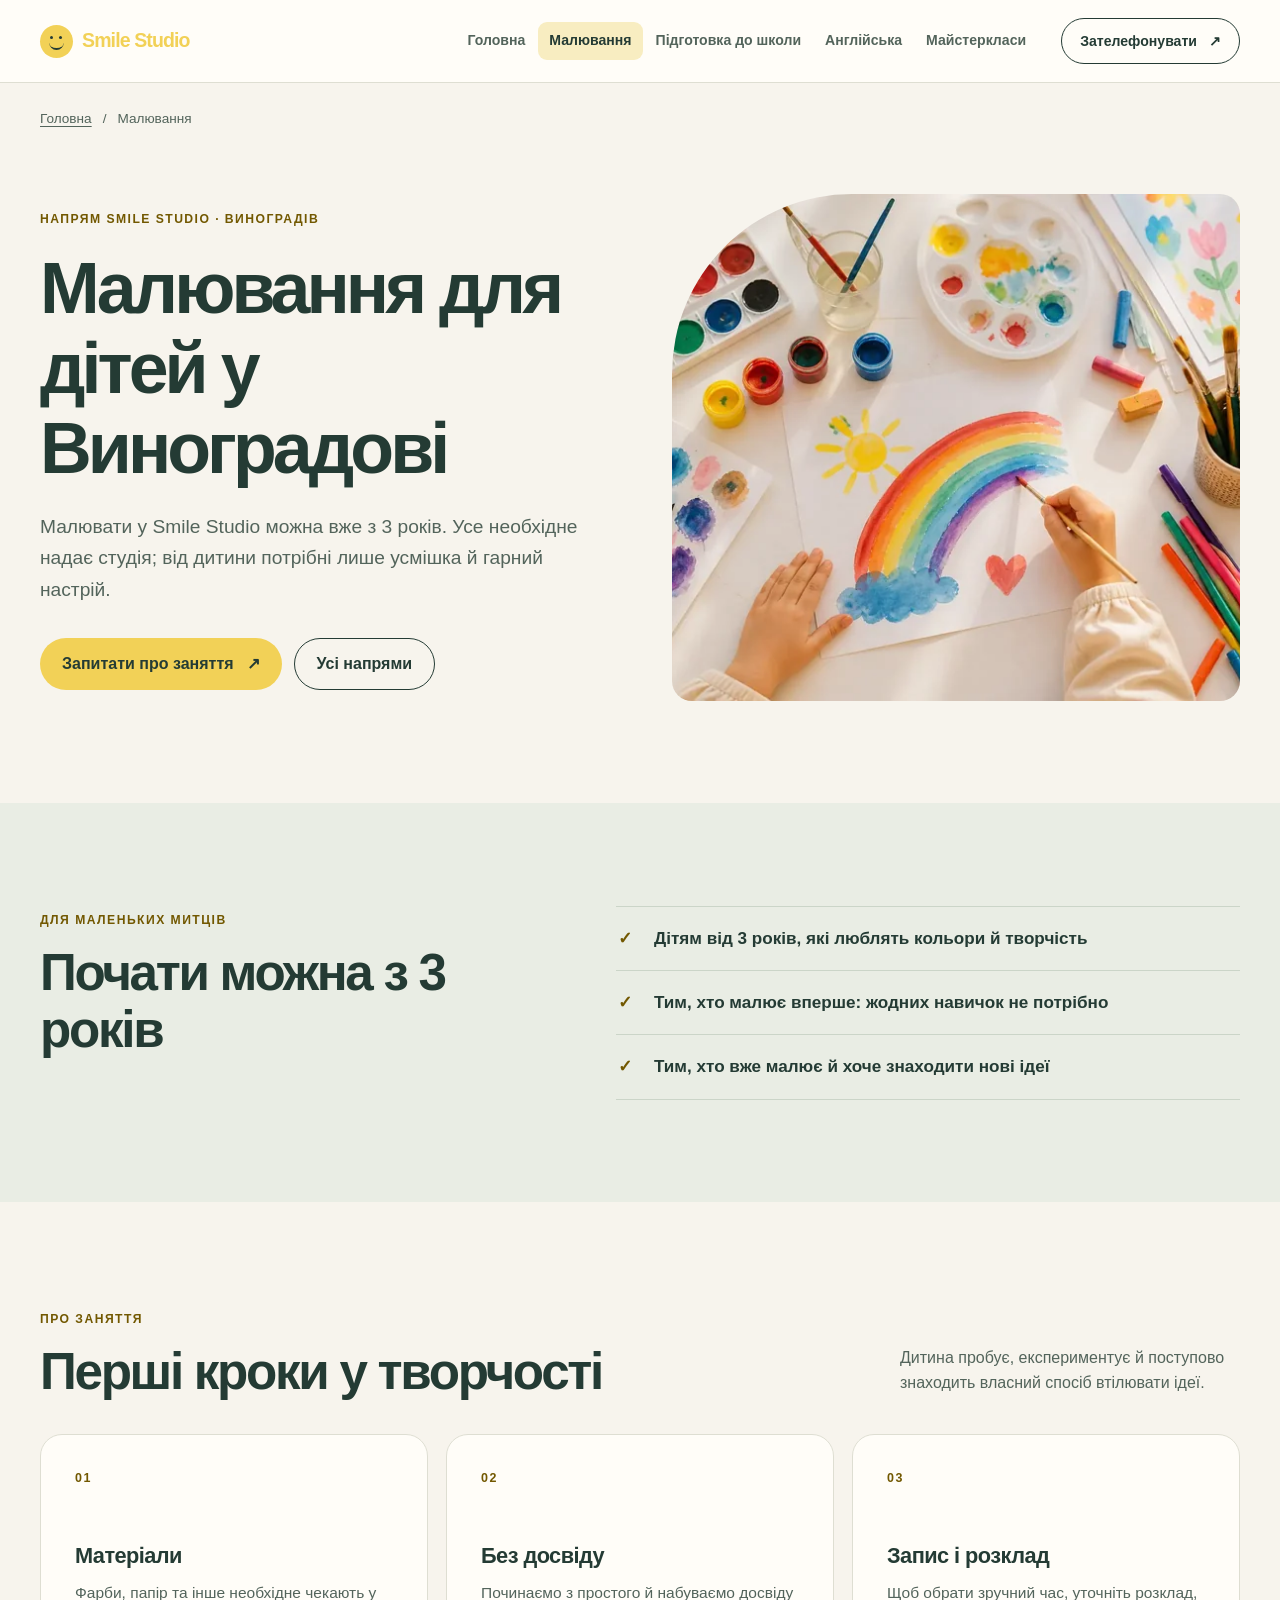
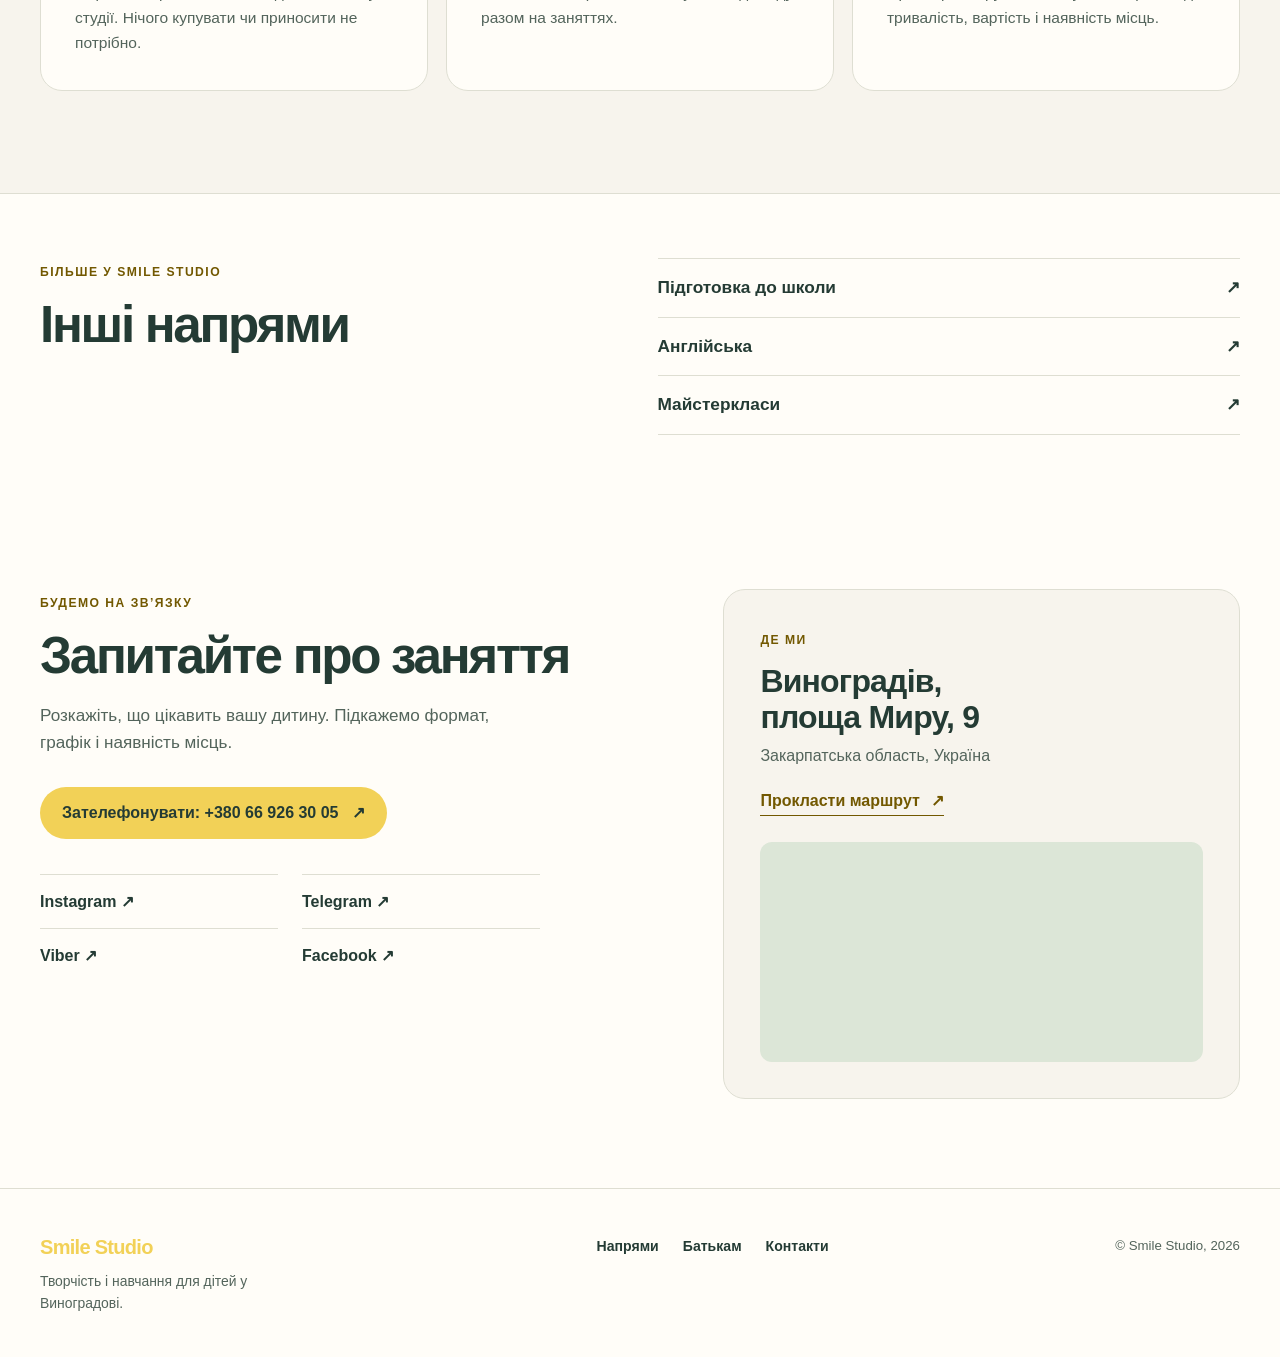
<file: drawing.html>
<!doctype html>
<html lang="uk">
  <head>
    <meta charset="utf-8">
    <meta name="viewport" content="width=device-width, initial-scale=1">
    <meta name="theme-color" content="#f7f4ed">
    <title>Малювання для дітей у Виноградові | Smile Studio</title>
    <meta name="description" content="Малювання для дітей від 3 років у Smile Studio у Виноградові. Матеріали надає студія, попередній досвід не потрібен.">
    <link rel="canonical" href="https://smilestudiovinogradiv.github.io/drawing.html">
    <link rel="icon" href="favicon.ico" sizes="any">
    <meta property="og:locale" content="uk_UA">
    <meta property="og:type" content="website">
    <meta property="og:site_name" content="Smile Studio">
    <meta property="og:title" content="Малювання для дітей у Виноградові | Smile Studio">
    <meta property="og:description" content="Малювання для дітей від 3 років у Smile Studio у Виноградові. Матеріали надає студія, попередній досвід не потрібен.">
    <meta property="og:url" content="https://smilestudiovinogradiv.github.io/drawing.html">
    <meta property="og:image" content="https://smilestudiovinogradiv.github.io/drawing.webp">
    <meta property="og:image:width" content="1536">
    <meta property="og:image:height" content="1024">
    <meta property="og:image:alt" content="Фарби, пензлі та дитячий малюнок">
    <meta name="twitter:card" content="summary_large_image">
    <link rel="stylesheet" href="styles.css?v=12">
    <script defer src="script.js?v=6">
    </script>
    <script async src="https://www.googletagmanager.com/gtag/js?id=G-182BC4WJQH">
    </script>
    <script>
      window.dataLayer=window.dataLayer||[];function gtag(){dataLayer.push(arguments)}gtag('js',new Date());gtag('config','G-182BC4WJQH');
    </script>
    <script type="application/ld+json">
      {"@context":"https://schema.org","@type":"Service","@id":"https://smilestudiovinogradiv.github.io/drawing.html#service","name":"Малювання для дітей","description":"Малювання для дітей від 3 років у Smile Studio у Виноградові. Матеріали надає студія, попередній досвід не потрібен.","url":"https://smilestudiovinogradiv.github.io/drawing.html","provider":{"@type":"EducationalOrganization","@id":"https://smilestudiovinogradiv.github.io/#studio","name":"Smile Studio","url":"https://smilestudiovinogradiv.github.io/"},"areaServed":{"@type":"City","name":"Виноградів"}}
    </script>
    <script type="application/ld+json">
      {"@context":"https://schema.org","@type":"BreadcrumbList","itemListElement":[{"@type":"ListItem","position":1,"name":"Головна","item":"https://smilestudiovinogradiv.github.io/"},{"@type":"ListItem","position":2,"name":"Малювання","item":"https://smilestudiovinogradiv.github.io/drawing.html"}]}
    </script>
  </head>
  <body>
    <a class="skip-link" href="#main">Перейти до вмісту</a>
    <header class="site-header">
      <div class="container header-inner">
        <a class="brand" href="./" aria-label="Smile Studio — головна"><span class="brand-mark" aria-hidden="true"></span><span>Smile<span class="brand-accent"> Studio</span></span></a><button class="nav-toggle" type="button" aria-expanded="false" aria-controls="site-nav" aria-label="Відкрити меню"><span></span><span></span><span></span></button>
        <nav class="site-nav" id="site-nav" aria-label="Основна навігація">
          <a href="./">Головна</a><a href="drawing.html" aria-current="page">Малювання</a><a href="school-prep.html">Підготовка до школи</a><a href="english.html">Англійська</a><a href="masterclass.html">Майстеркласи</a><a class="nav-contact" href="./#contacts">Контакти</a>
        </nav>
        <a class="header-cta" href="tel:+380669263005">Зателефонувати <span aria-hidden="true">↗</span></a>
      </div>
    </header>
    <main id="main">
      <nav class="breadcrumbs container" aria-label="Шлях сторінки">
        <a href="./">Головна</a><span aria-hidden="true">/</span><span aria-current="page">Малювання</span>
      </nav>
      <section class="detail-hero">
        <div class="container detail-hero-grid">
          <div class="detail-hero-copy">
            <span class="eyebrow">Напрям Smile Studio · Виноградів</span>
            <h1>
              Малювання для дітей у Виноградові
            </h1>
            <p class="hero-lead">
              Малювати у Smile Studio можна вже з 3 років. Усе необхідне надає студія; від дитини потрібні лише усмішка й гарний настрій.
            </p>
            <div class="hero-actions">
              <a class="button button-primary" href="#contacts">Запитати про заняття <span aria-hidden="true">↗</span></a><a class="button button-quiet" href="./#directions">Усі напрями</a>
            </div>
          </div>
          <div class="detail-hero-image">
            <img src="drawing.webp" srcset="drawing-768.webp 768w, drawing.webp 1536w" sizes="(max-width: 700px) calc(100vw - 36px), (max-width: 950px) calc(100vw - 48px), 600px" alt="Ілюстрація: фарби, пензлі й дитячий малюнок" width="1536" height="1024" fetchpriority="high" decoding="async">
          </div>
        </div>
      </section>
      <section class="section audience-section">
        <div class="container audience-grid">
          <div>
            <span class="eyebrow">Для маленьких митців</span>
            <h2>
              Почати можна з 3 років
            </h2>
          </div>
          <ul class="audience-list">
            <li>
              Дітям від 3 років, які люблять кольори й творчість
            </li>
            <li>
              Тим, хто малює вперше: жодних навичок не потрібно
            </li>
            <li>
              Тим, хто вже малює й хоче знаходити нові ідеї
            </li>
          </ul>
        </div>
      </section>
      <section class="section process-section">
        <div class="container">
          <div class="section-head">
            <div>
            <span class="eyebrow">Про заняття</span>
              <h2>
                Перші кроки у творчості
              </h2>
            </div>
            <p>
              Дитина пробує, експериментує й поступово знаходить власний спосіб втілювати ідеї.
            </p>
          </div>
          <div class="process-grid">
            <article class="process-card">
              <span class="process-index">01</span>
              <h3>
                Матеріали
              </h3>
              <p>
                Фарби, папір та інше необхідне чекають у студії. Нічого купувати чи приносити не потрібно.
              </p>
            </article>
            <article class="process-card">
              <span class="process-index">02</span>
              <h3>
                Без досвіду
              </h3>
              <p>
                Починаємо з простого й набуваємо досвіду разом на заняттях.
              </p>
            </article>
            <article class="process-card">
              <span class="process-index">03</span>
              <h3>
                Запис і розклад
              </h3>
              <p>
                Щоб обрати зручний час, уточніть розклад, тривалість, вартість і наявність місць.
              </p>
            </article>
          </div>
        </div>
      </section>
      <section class="section related-section">
        <div class="container related-inner">
          <div>
            <span class="eyebrow">Більше у Smile Studio</span>
            <h2>
              Інші напрями
            </h2>
          </div>
          <div class="related-links">
            <a href="school-prep.html">Підготовка до школи <span aria-hidden="true">↗</span></a><a href="english.html">Англійська <span aria-hidden="true">↗</span></a><a href="masterclass.html">Майстеркласи <span aria-hidden="true">↗</span></a>
          </div>
        </div>
      </section>
      <section class="section contact-section" id="contacts">
        <div class="container contact-grid">
          <div class="contact-copy">
            <span class="eyebrow">Будемо на зв’язку</span>
            <h2>
              Запитайте про заняття
            </h2>
            <p>
              Розкажіть, що цікавить вашу дитину. Підкажемо формат, графік і наявність місць.
            </p>
            <a class="button button-primary" href="tel:+380669263005">Зателефонувати: +380 66 926 30 05 <span aria-hidden="true">↗</span></a>
            <div class="social-links" aria-label="Соціальні мережі та месенджери">
              <a href="https://www.instagram.com/smile.studio_vynohradiv/" target="_blank" rel="noopener noreferrer">Instagram ↗</a><a href="https://t.me/anastasia_mykhailova" target="_blank" rel="noopener noreferrer">Telegram ↗</a><a href="viber://chat?number=%2B380669263005">Viber ↗</a><a href="https://www.facebook.com/smile.st.2025/" target="_blank" rel="noopener noreferrer">Facebook ↗</a>
            </div>
          </div>
          <div class="location-card">
            <span class="eyebrow">Де ми</span>
            <h3>
              Виноградів,<br>площа Миру, 9
            </h3>
            <p>
              Закарпатська область, Україна
            </p>
            <a class="text-link" href="https://www.google.com/maps/dir/?api=1&amp;destination=%D0%BF%D0%BB%D0%BE%D1%89%D0%B0%20%D0%9C%D0%B8%D1%80%D1%83%2C%209%2C%20%D0%92%D0%B8%D0%BD%D0%BE%D0%B3%D1%80%D0%B0%D0%B4%D1%96%D0%B2" target="_blank" rel="noopener noreferrer">Прокласти маршрут <span aria-hidden="true">↗</span></a>
            <iframe title="Розташування Smile Studio на карті Google" src="https://www.google.com/maps?q=%D0%BF%D0%BB%D0%BE%D1%89%D0%B0%20%D0%9C%D0%B8%D1%80%D1%83%2C%209%2C%20%D0%92%D0%B8%D0%BD%D0%BE%D0%B3%D1%80%D0%B0%D0%B4%D1%96%D0%B2&amp;z=17&amp;output=embed" loading="lazy" referrerpolicy="no-referrer-when-downgrade">
            </iframe>
          </div>
        </div>
      </section>
    </main>
    <footer class="site-footer">
      <div class="container footer-inner">
        <div>
          <a class="footer-brand" href="./">Smile Studio</a>
          <p>
            Творчість і навчання для дітей у Виноградові.
          </p>
        </div>
        <nav aria-label="Навігація у підвалі">
          <a href="./#directions">Напрями</a><a href="./#about">Батькам</a><a href="./#contacts">Контакти</a>
        </nav>
        <p class="copyright">
          © Smile Studio, 2026
        </p>
      </div>
    </footer>
  </body>
</html>
</file>
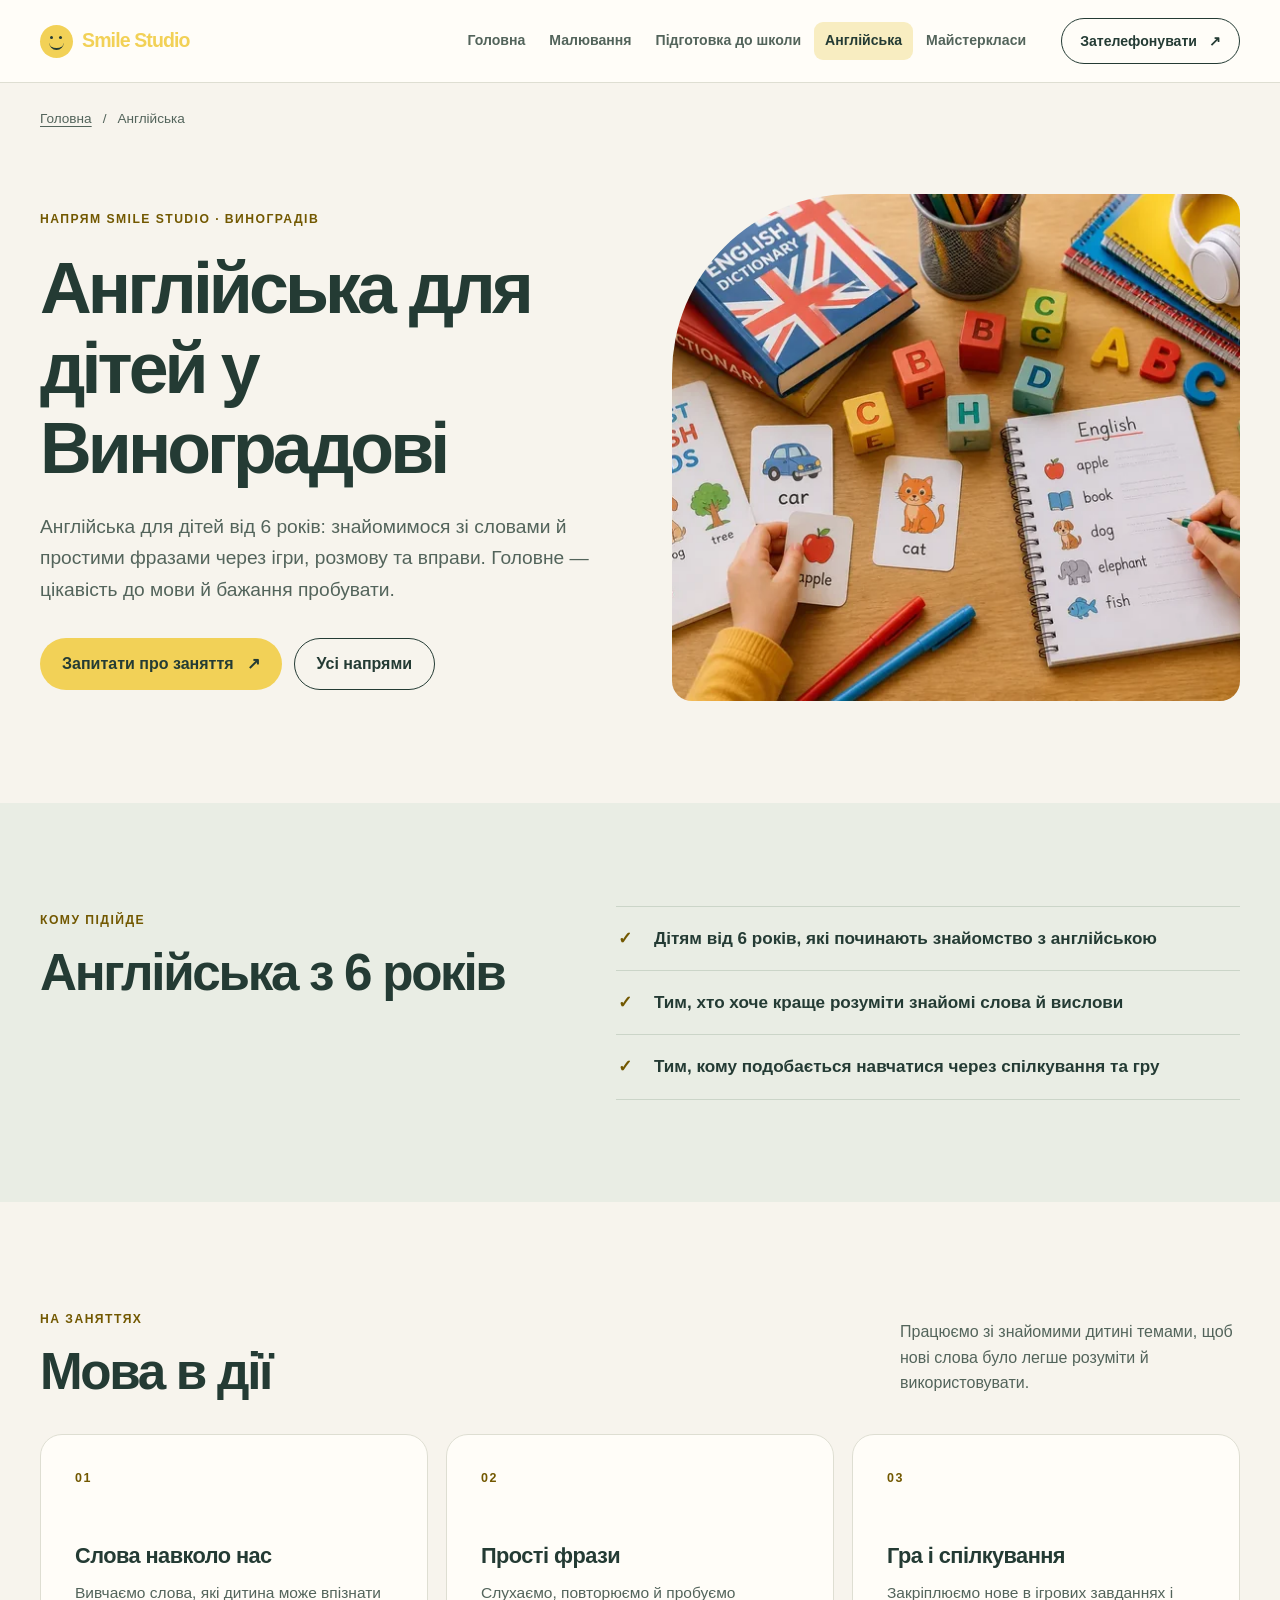
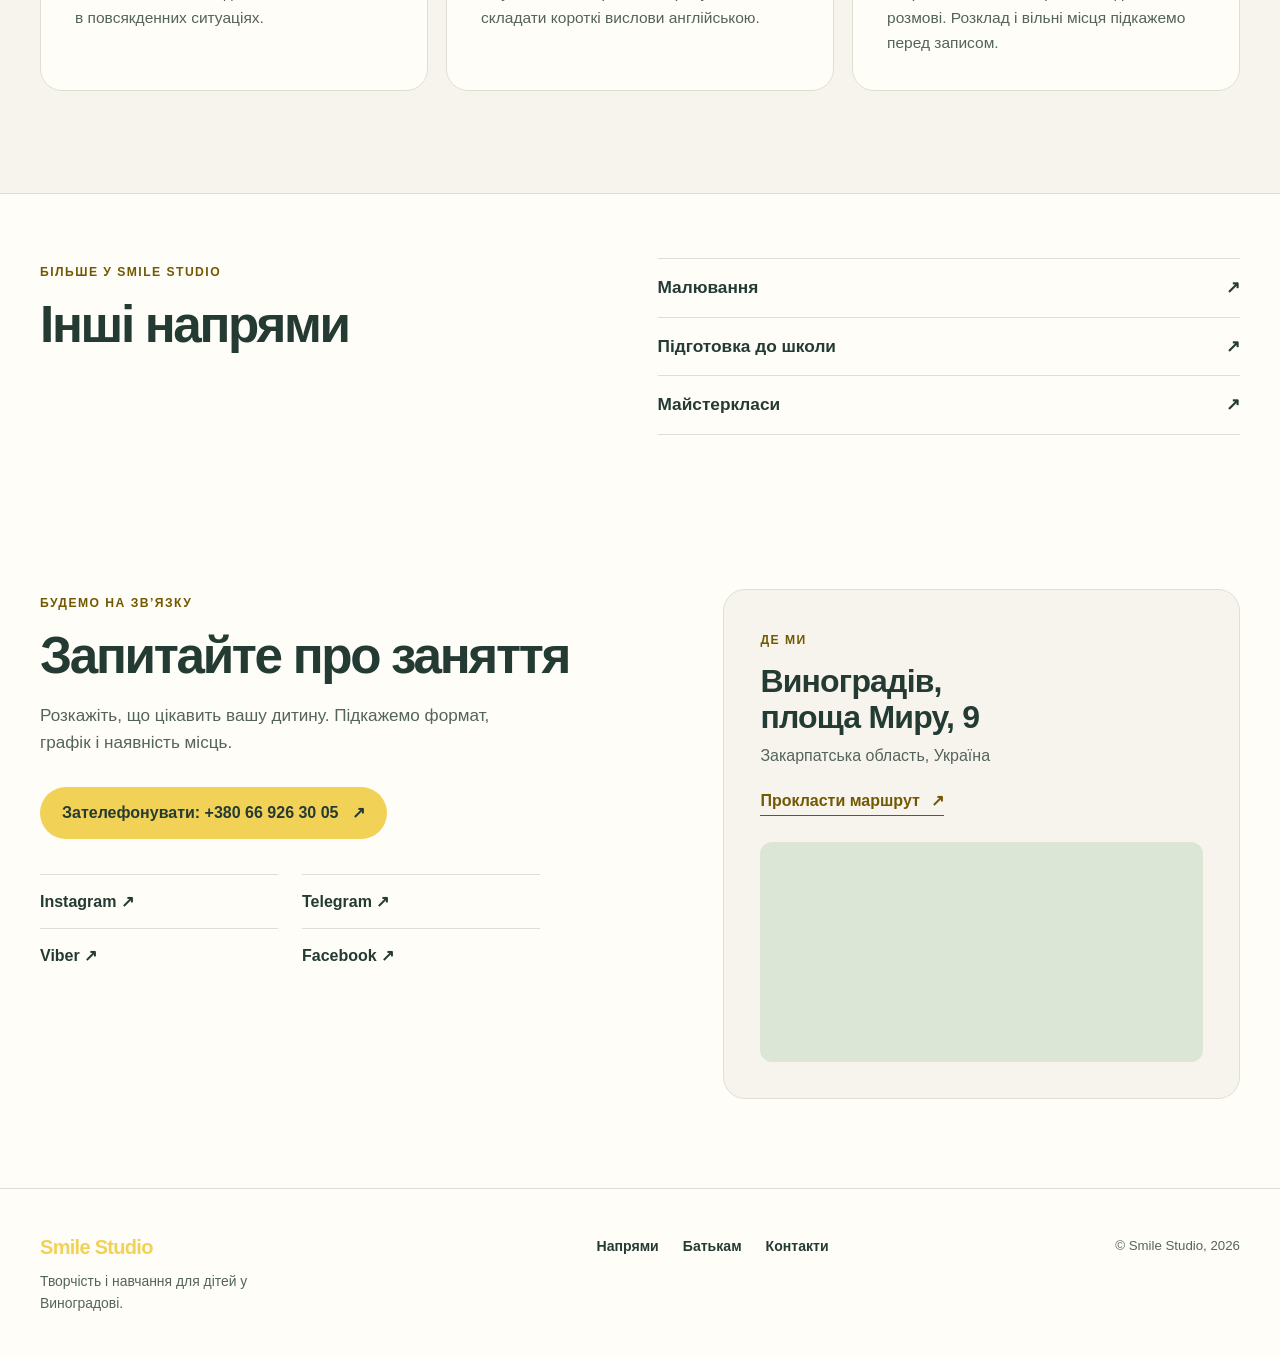
<file: english.html>
<!doctype html>
<html lang="uk">
  <head>
    <meta charset="utf-8">
    <meta name="viewport" content="width=device-width, initial-scale=1">
    <meta name="theme-color" content="#f7f4ed">
    <title>Англійська для дітей у Виноградові | Smile Studio</title>
    <meta name="description" content="Англійська для дітей від 6 років у Smile Studio у Виноградові. Нові слова, прості фрази та ігрова практика.">
    <link rel="canonical" href="https://smilestudiovinogradiv.github.io/english.html">
    <link rel="icon" href="favicon.ico" sizes="any">
    <meta property="og:locale" content="uk_UA">
    <meta property="og:type" content="website">
    <meta property="og:site_name" content="Smile Studio">
    <meta property="og:title" content="Англійська для дітей у Виноградові | Smile Studio">
    <meta property="og:description" content="Англійська для дітей від 6 років у Smile Studio у Виноградові. Нові слова, прості фрази та ігрова практика.">
    <meta property="og:url" content="https://smilestudiovinogradiv.github.io/english.html">
    <meta property="og:image" content="https://smilestudiovinogradiv.github.io/english.webp">
    <meta property="og:image:width" content="1536">
    <meta property="og:image:height" content="1024">
    <meta property="og:image:alt" content="Книжки та картки з англійськими словами">
    <meta name="twitter:card" content="summary_large_image">
    <link rel="stylesheet" href="styles.css?v=12">
    <script defer src="script.js?v=6">
    </script>
    <script async src="https://www.googletagmanager.com/gtag/js?id=G-182BC4WJQH">
    </script>
    <script>
      window.dataLayer=window.dataLayer||[];function gtag(){dataLayer.push(arguments)}gtag('js',new Date());gtag('config','G-182BC4WJQH');
    </script>
    <script type="application/ld+json">
      {"@context":"https://schema.org","@type":"Service","@id":"https://smilestudiovinogradiv.github.io/english.html#service","name":"Англійська для дітей","description":"Англійська для дітей від 6 років у Smile Studio у Виноградові: нові слова, прості фрази та ігрова практика.","url":"https://smilestudiovinogradiv.github.io/english.html","provider":{"@type":"EducationalOrganization","@id":"https://smilestudiovinogradiv.github.io/#studio","name":"Smile Studio","url":"https://smilestudiovinogradiv.github.io/"},"areaServed":{"@type":"City","name":"Виноградів"}}
    </script>
    <script type="application/ld+json">
      {"@context":"https://schema.org","@type":"BreadcrumbList","itemListElement":[{"@type":"ListItem","position":1,"name":"Головна","item":"https://smilestudiovinogradiv.github.io/"},{"@type":"ListItem","position":2,"name":"Англійська","item":"https://smilestudiovinogradiv.github.io/english.html"}]}
    </script>
  </head>
  <body>
    <a class="skip-link" href="#main">Перейти до вмісту</a>
    <header class="site-header">
      <div class="container header-inner">
        <a class="brand" href="./" aria-label="Smile Studio — головна"><span class="brand-mark" aria-hidden="true"></span><span>Smile<span class="brand-accent"> Studio</span></span></a><button class="nav-toggle" type="button" aria-expanded="false" aria-controls="site-nav" aria-label="Відкрити меню"><span></span><span></span><span></span></button>
        <nav class="site-nav" id="site-nav" aria-label="Основна навігація">
          <a href="./">Головна</a><a href="drawing.html">Малювання</a><a href="school-prep.html">Підготовка до школи</a><a href="english.html" aria-current="page">Англійська</a><a href="masterclass.html">Майстеркласи</a><a class="nav-contact" href="./#contacts">Контакти</a>
        </nav>
        <a class="header-cta" href="tel:+380669263005">Зателефонувати <span aria-hidden="true">↗</span></a>
      </div>
    </header>
    <main id="main">
      <nav class="breadcrumbs container" aria-label="Шлях сторінки">
        <a href="./">Головна</a><span aria-hidden="true">/</span><span aria-current="page">Англійська</span>
      </nav>
      <section class="detail-hero">
        <div class="container detail-hero-grid">
          <div class="detail-hero-copy">
            <span class="eyebrow">Напрям Smile Studio · Виноградів</span>
            <h1>
              Англійська для дітей у Виноградові
            </h1>
            <p class="hero-lead">
              Англійська для дітей від 6 років: знайомимося зі словами й простими фразами через ігри, розмову та вправи. Головне — цікавість до мови й бажання пробувати.
            </p>
            <div class="hero-actions">
              <a class="button button-primary" href="#contacts">Запитати про заняття <span aria-hidden="true">↗</span></a><a class="button button-quiet" href="./#directions">Усі напрями</a>
            </div>
          </div>
          <div class="detail-hero-image">
            <img src="english.webp" srcset="english-768.webp 768w, english.webp 1536w" sizes="(max-width: 700px) calc(100vw - 36px), (max-width: 950px) calc(100vw - 48px), 600px" alt="Ілюстрація: книжки та картки з англійськими словами" width="1536" height="1024" fetchpriority="high" decoding="async">
          </div>
        </div>
      </section>
      <section class="section audience-section">
        <div class="container audience-grid">
          <div>
            <span class="eyebrow">Кому підійде</span>
            <h2>
              Англійська з 6 років
            </h2>
          </div>
          <ul class="audience-list">
            <li>
              Дітям від 6 років, які починають знайомство з англійською
            </li>
            <li>
              Тим, хто хоче краще розуміти знайомі слова й вислови
            </li>
            <li>
              Тим, кому подобається навчатися через спілкування та гру
            </li>
          </ul>
        </div>
      </section>
      <section class="section process-section">
        <div class="container">
          <div class="section-head">
            <div>
            <span class="eyebrow">На заняттях</span>
              <h2>
                Мова в дії
              </h2>
            </div>
            <p>
              Працюємо зі знайомими дитині темами, щоб нові слова було легше розуміти й використовувати.
            </p>
          </div>
          <div class="process-grid">
            <article class="process-card">
              <span class="process-index">01</span>
              <h3>
                Слова навколо нас
              </h3>
              <p>
                Вивчаємо слова, які дитина може впізнати в повсякденних ситуаціях.
              </p>
            </article>
            <article class="process-card">
              <span class="process-index">02</span>
              <h3>
                Прості фрази
              </h3>
              <p>
                Слухаємо, повторюємо й пробуємо складати короткі вислови англійською.
              </p>
            </article>
            <article class="process-card">
              <span class="process-index">03</span>
              <h3>
                Гра і спілкування
              </h3>
              <p>
                Закріплюємо нове в ігрових завданнях і розмові. Розклад і вільні місця підкажемо перед записом.
              </p>
            </article>
          </div>
        </div>
      </section>
      <section class="section related-section">
        <div class="container related-inner">
          <div>
            <span class="eyebrow">Більше у Smile Studio</span>
            <h2>
              Інші напрями
            </h2>
          </div>
          <div class="related-links">
            <a href="drawing.html">Малювання <span aria-hidden="true">↗</span></a><a href="school-prep.html">Підготовка до школи <span aria-hidden="true">↗</span></a><a href="masterclass.html">Майстеркласи <span aria-hidden="true">↗</span></a>
          </div>
        </div>
      </section>
      <section class="section contact-section" id="contacts">
        <div class="container contact-grid">
          <div class="contact-copy">
            <span class="eyebrow">Будемо на зв’язку</span>
            <h2>
              Запитайте про заняття
            </h2>
            <p>
              Розкажіть, що цікавить вашу дитину. Підкажемо формат, графік і наявність місць.
            </p>
            <a class="button button-primary" href="tel:+380669263005">Зателефонувати: +380 66 926 30 05 <span aria-hidden="true">↗</span></a>
            <div class="social-links" aria-label="Соціальні мережі та месенджери">
              <a href="https://www.instagram.com/smile.studio_vynohradiv/" target="_blank" rel="noopener noreferrer">Instagram ↗</a><a href="https://t.me/anastasia_mykhailova" target="_blank" rel="noopener noreferrer">Telegram ↗</a><a href="viber://chat?number=%2B380669263005">Viber ↗</a><a href="https://www.facebook.com/smile.st.2025/" target="_blank" rel="noopener noreferrer">Facebook ↗</a>
            </div>
          </div>
          <div class="location-card">
            <span class="eyebrow">Де ми</span>
            <h3>
              Виноградів,<br>площа Миру, 9
            </h3>
            <p>
              Закарпатська область, Україна
            </p>
            <a class="text-link" href="https://www.google.com/maps/dir/?api=1&amp;destination=%D0%BF%D0%BB%D0%BE%D1%89%D0%B0%20%D0%9C%D0%B8%D1%80%D1%83%2C%209%2C%20%D0%92%D0%B8%D0%BD%D0%BE%D0%B3%D1%80%D0%B0%D0%B4%D1%96%D0%B2" target="_blank" rel="noopener noreferrer">Прокласти маршрут <span aria-hidden="true">↗</span></a>
            <iframe title="Розташування Smile Studio на карті Google" src="https://www.google.com/maps?q=%D0%BF%D0%BB%D0%BE%D1%89%D0%B0%20%D0%9C%D0%B8%D1%80%D1%83%2C%209%2C%20%D0%92%D0%B8%D0%BD%D0%BE%D0%B3%D1%80%D0%B0%D0%B4%D1%96%D0%B2&amp;z=17&amp;output=embed" loading="lazy" referrerpolicy="no-referrer-when-downgrade">
            </iframe>
          </div>
        </div>
      </section>
    </main>
    <footer class="site-footer">
      <div class="container footer-inner">
        <div>
          <a class="footer-brand" href="./">Smile Studio</a>
          <p>
            Творчість і навчання для дітей у Виноградові.
          </p>
        </div>
        <nav aria-label="Навігація у підвалі">
          <a href="./#directions">Напрями</a><a href="./#about">Батькам</a><a href="./#contacts">Контакти</a>
        </nav>
        <p class="copyright">
          © Smile Studio, 2026
        </p>
      </div>
    </footer>
  </body>
</html>
</file>
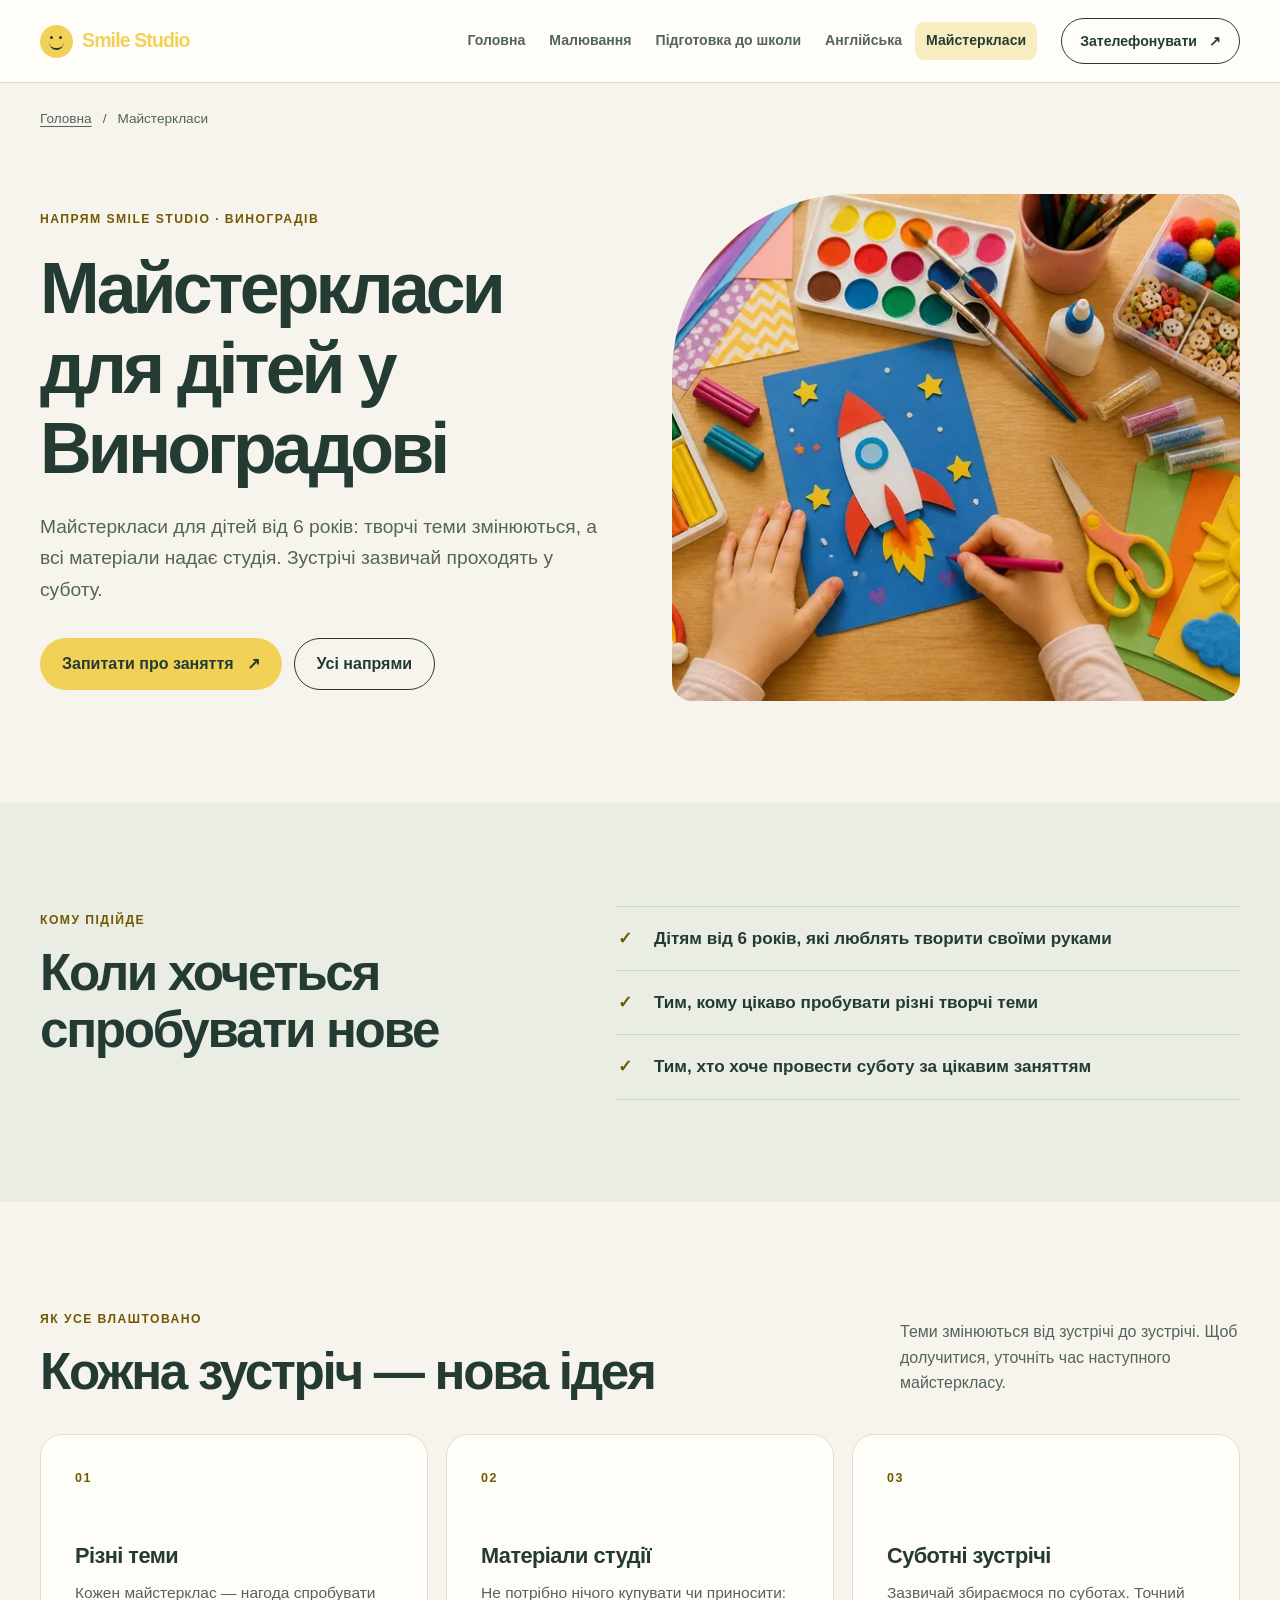
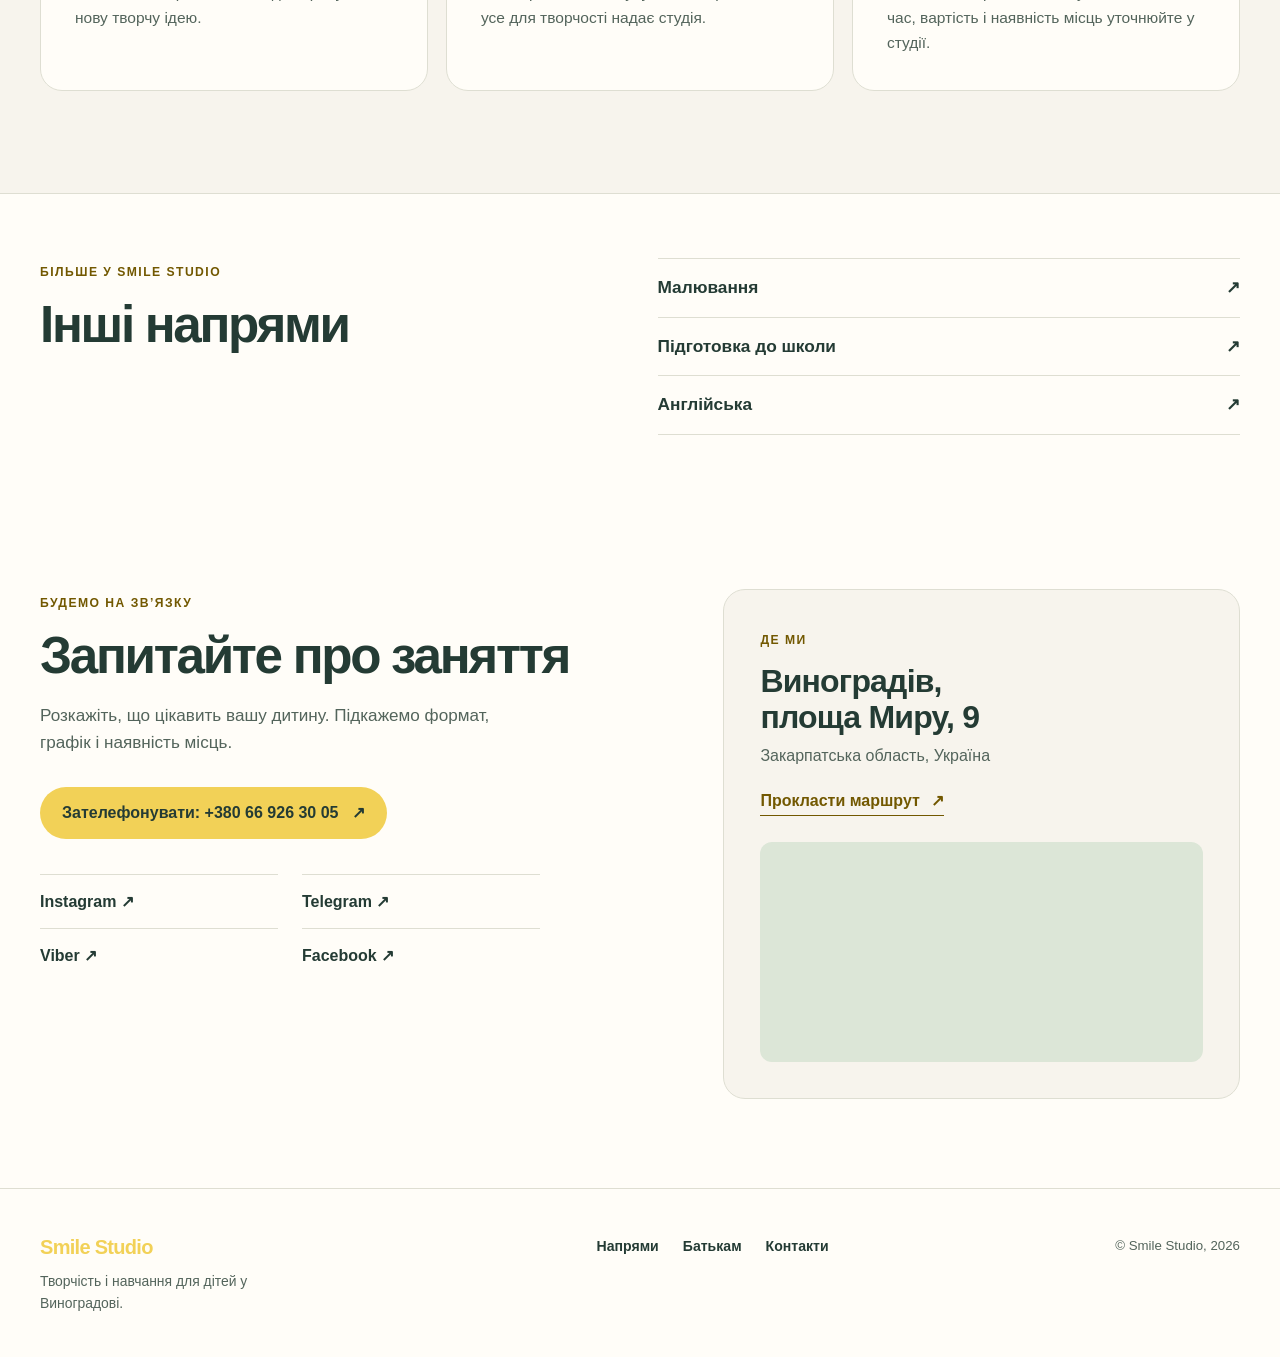
<file: masterclass.html>
<!doctype html>
<html lang="uk">
  <head>
    <meta charset="utf-8">
    <meta name="viewport" content="width=device-width, initial-scale=1">
    <meta name="theme-color" content="#f7f4ed">
    <title>Майстеркласи для дітей у Виноградові | Smile Studio</title>
    <meta name="description" content="Творчі майстеркласи для дітей від 6 років у Smile Studio у Виноградові. Різні теми, матеріали студії, зустрічі зазвичай у суботу.">
    <link rel="canonical" href="https://smilestudiovinogradiv.github.io/masterclass.html">
    <link rel="icon" href="favicon.ico" sizes="any">
    <meta property="og:locale" content="uk_UA">
    <meta property="og:type" content="website">
    <meta property="og:site_name" content="Smile Studio">
    <meta property="og:title" content="Майстеркласи для дітей у Виноградові | Smile Studio">
    <meta property="og:description" content="Творчі майстеркласи для дітей від 6 років у Smile Studio у Виноградові. Різні теми, матеріали студії, зустрічі зазвичай у суботу.">
    <meta property="og:url" content="https://smilestudiovinogradiv.github.io/masterclass.html">
    <meta property="og:image" content="https://smilestudiovinogradiv.github.io/masterclass.webp">
    <meta property="og:image:width" content="1536">
    <meta property="og:image:height" content="1024">
    <meta property="og:image:alt" content="Матеріали та дитяча творча робота">
    <meta name="twitter:card" content="summary_large_image">
    <link rel="stylesheet" href="styles.css?v=12">
    <script defer src="script.js?v=6">
    </script>
    <script async src="https://www.googletagmanager.com/gtag/js?id=G-182BC4WJQH">
    </script>
    <script>
      window.dataLayer=window.dataLayer||[];function gtag(){dataLayer.push(arguments)}gtag('js',new Date());gtag('config','G-182BC4WJQH');
    </script>
    <script type="application/ld+json">
      {"@context":"https://schema.org","@type":"Service","@id":"https://smilestudiovinogradiv.github.io/masterclass.html#service","name":"Творчі майстеркласи","description":"Творчі майстеркласи для дітей від 6 років у Smile Studio у Виноградові. Різні теми, матеріали студії, зазвичай у суботу.","url":"https://smilestudiovinogradiv.github.io/masterclass.html","provider":{"@type":"EducationalOrganization","@id":"https://smilestudiovinogradiv.github.io/#studio","name":"Smile Studio","url":"https://smilestudiovinogradiv.github.io/"},"areaServed":{"@type":"City","name":"Виноградів"}}
    </script>
    <script type="application/ld+json">
      {"@context":"https://schema.org","@type":"BreadcrumbList","itemListElement":[{"@type":"ListItem","position":1,"name":"Головна","item":"https://smilestudiovinogradiv.github.io/"},{"@type":"ListItem","position":2,"name":"Майстеркласи","item":"https://smilestudiovinogradiv.github.io/masterclass.html"}]}
    </script>
  </head>
  <body>
    <a class="skip-link" href="#main">Перейти до вмісту</a>
    <header class="site-header">
      <div class="container header-inner">
        <a class="brand" href="./" aria-label="Smile Studio — головна"><span class="brand-mark" aria-hidden="true"></span><span>Smile<span class="brand-accent"> Studio</span></span></a><button class="nav-toggle" type="button" aria-expanded="false" aria-controls="site-nav" aria-label="Відкрити меню"><span></span><span></span><span></span></button>
        <nav class="site-nav" id="site-nav" aria-label="Основна навігація">
          <a href="./">Головна</a><a href="drawing.html">Малювання</a><a href="school-prep.html">Підготовка до школи</a><a href="english.html">Англійська</a><a href="masterclass.html" aria-current="page">Майстеркласи</a><a class="nav-contact" href="./#contacts">Контакти</a>
        </nav>
        <a class="header-cta" href="tel:+380669263005">Зателефонувати <span aria-hidden="true">↗</span></a>
      </div>
    </header>
    <main id="main">
      <nav class="breadcrumbs container" aria-label="Шлях сторінки">
        <a href="./">Головна</a><span aria-hidden="true">/</span><span aria-current="page">Майстеркласи</span>
      </nav>
      <section class="detail-hero">
        <div class="container detail-hero-grid">
          <div class="detail-hero-copy">
            <span class="eyebrow">Напрям Smile Studio · Виноградів</span>
            <h1>
              Майстеркласи для дітей у Виноградові
            </h1>
            <p class="hero-lead">
              Майстеркласи для дітей від 6 років: творчі теми змінюються, а всі матеріали надає студія. Зустрічі зазвичай проходять у суботу.
            </p>
            <div class="hero-actions">
              <a class="button button-primary" href="#contacts">Запитати про заняття <span aria-hidden="true">↗</span></a><a class="button button-quiet" href="./#directions">Усі напрями</a>
            </div>
          </div>
          <div class="detail-hero-image">
            <img src="masterclass.webp" srcset="masterclass-768.webp 768w, masterclass.webp 1536w" sizes="(max-width: 700px) calc(100vw - 36px), (max-width: 950px) calc(100vw - 48px), 600px" alt="Ілюстрація: матеріали й дитяча творча робота" width="1536" height="1024" fetchpriority="high" decoding="async">
          </div>
        </div>
      </section>
      <section class="section audience-section">
        <div class="container audience-grid">
          <div>
            <span class="eyebrow">Кому підійде</span>
            <h2>
              Коли хочеться спробувати нове
            </h2>
          </div>
          <ul class="audience-list">
            <li>
              Дітям від 6 років, які люблять творити своїми руками
            </li>
            <li>
              Тим, кому цікаво пробувати різні творчі теми
            </li>
            <li>
              Тим, хто хоче провести суботу за цікавим заняттям
            </li>
          </ul>
        </div>
      </section>
      <section class="section process-section">
        <div class="container">
          <div class="section-head">
            <div>
            <span class="eyebrow">Як усе влаштовано</span>
              <h2>
                Кожна зустріч — нова ідея
              </h2>
            </div>
            <p>
              Теми змінюються від зустрічі до зустрічі. Щоб долучитися, уточніть час наступного майстеркласу.
            </p>
          </div>
          <div class="process-grid">
            <article class="process-card">
              <span class="process-index">01</span>
              <h3>
                Різні теми
              </h3>
              <p>
                Кожен майстерклас — нагода спробувати нову творчу ідею.
              </p>
            </article>
            <article class="process-card">
              <span class="process-index">02</span>
              <h3>
                Матеріали студії
              </h3>
              <p>
                Не потрібно нічого купувати чи приносити: усе для творчості надає студія.
              </p>
            </article>
            <article class="process-card">
              <span class="process-index">03</span>
              <h3>
                Суботні зустрічі
              </h3>
              <p>
                Зазвичай збираємося по суботах. Точний час, вартість і наявність місць уточнюйте у студії.
              </p>
            </article>
          </div>
        </div>
      </section>
      <section class="section related-section">
        <div class="container related-inner">
          <div>
            <span class="eyebrow">Більше у Smile Studio</span>
            <h2>
              Інші напрями
            </h2>
          </div>
          <div class="related-links">
            <a href="drawing.html">Малювання <span aria-hidden="true">↗</span></a><a href="school-prep.html">Підготовка до школи <span aria-hidden="true">↗</span></a><a href="english.html">Англійська <span aria-hidden="true">↗</span></a>
          </div>
        </div>
      </section>
      <section class="section contact-section" id="contacts">
        <div class="container contact-grid">
          <div class="contact-copy">
            <span class="eyebrow">Будемо на зв’язку</span>
            <h2>
              Запитайте про заняття
            </h2>
            <p>
              Розкажіть, що цікавить вашу дитину. Підкажемо формат, графік і наявність місць.
            </p>
            <a class="button button-primary" href="tel:+380669263005">Зателефонувати: +380 66 926 30 05 <span aria-hidden="true">↗</span></a>
            <div class="social-links" aria-label="Соціальні мережі та месенджери">
              <a href="https://www.instagram.com/smile.studio_vynohradiv/" target="_blank" rel="noopener noreferrer">Instagram ↗</a><a href="https://t.me/anastasia_mykhailova" target="_blank" rel="noopener noreferrer">Telegram ↗</a><a href="viber://chat?number=%2B380669263005">Viber ↗</a><a href="https://www.facebook.com/smile.st.2025/" target="_blank" rel="noopener noreferrer">Facebook ↗</a>
            </div>
          </div>
          <div class="location-card">
            <span class="eyebrow">Де ми</span>
            <h3>
              Виноградів,<br>площа Миру, 9
            </h3>
            <p>
              Закарпатська область, Україна
            </p>
            <a class="text-link" href="https://www.google.com/maps/dir/?api=1&amp;destination=%D0%BF%D0%BB%D0%BE%D1%89%D0%B0%20%D0%9C%D0%B8%D1%80%D1%83%2C%209%2C%20%D0%92%D0%B8%D0%BD%D0%BE%D0%B3%D1%80%D0%B0%D0%B4%D1%96%D0%B2" target="_blank" rel="noopener noreferrer">Прокласти маршрут <span aria-hidden="true">↗</span></a>
            <iframe title="Розташування Smile Studio на карті Google" src="https://www.google.com/maps?q=%D0%BF%D0%BB%D0%BE%D1%89%D0%B0%20%D0%9C%D0%B8%D1%80%D1%83%2C%209%2C%20%D0%92%D0%B8%D0%BD%D0%BE%D0%B3%D1%80%D0%B0%D0%B4%D1%96%D0%B2&amp;z=17&amp;output=embed" loading="lazy" referrerpolicy="no-referrer-when-downgrade">
            </iframe>
          </div>
        </div>
      </section>
    </main>
    <footer class="site-footer">
      <div class="container footer-inner">
        <div>
          <a class="footer-brand" href="./">Smile Studio</a>
          <p>
            Творчість і навчання для дітей у Виноградові.
          </p>
        </div>
        <nav aria-label="Навігація у підвалі">
          <a href="./#directions">Напрями</a><a href="./#about">Батькам</a><a href="./#contacts">Контакти</a>
        </nav>
        <p class="copyright">
          © Smile Studio, 2026
        </p>
      </div>
    </footer>
  </body>
</html>
</file>
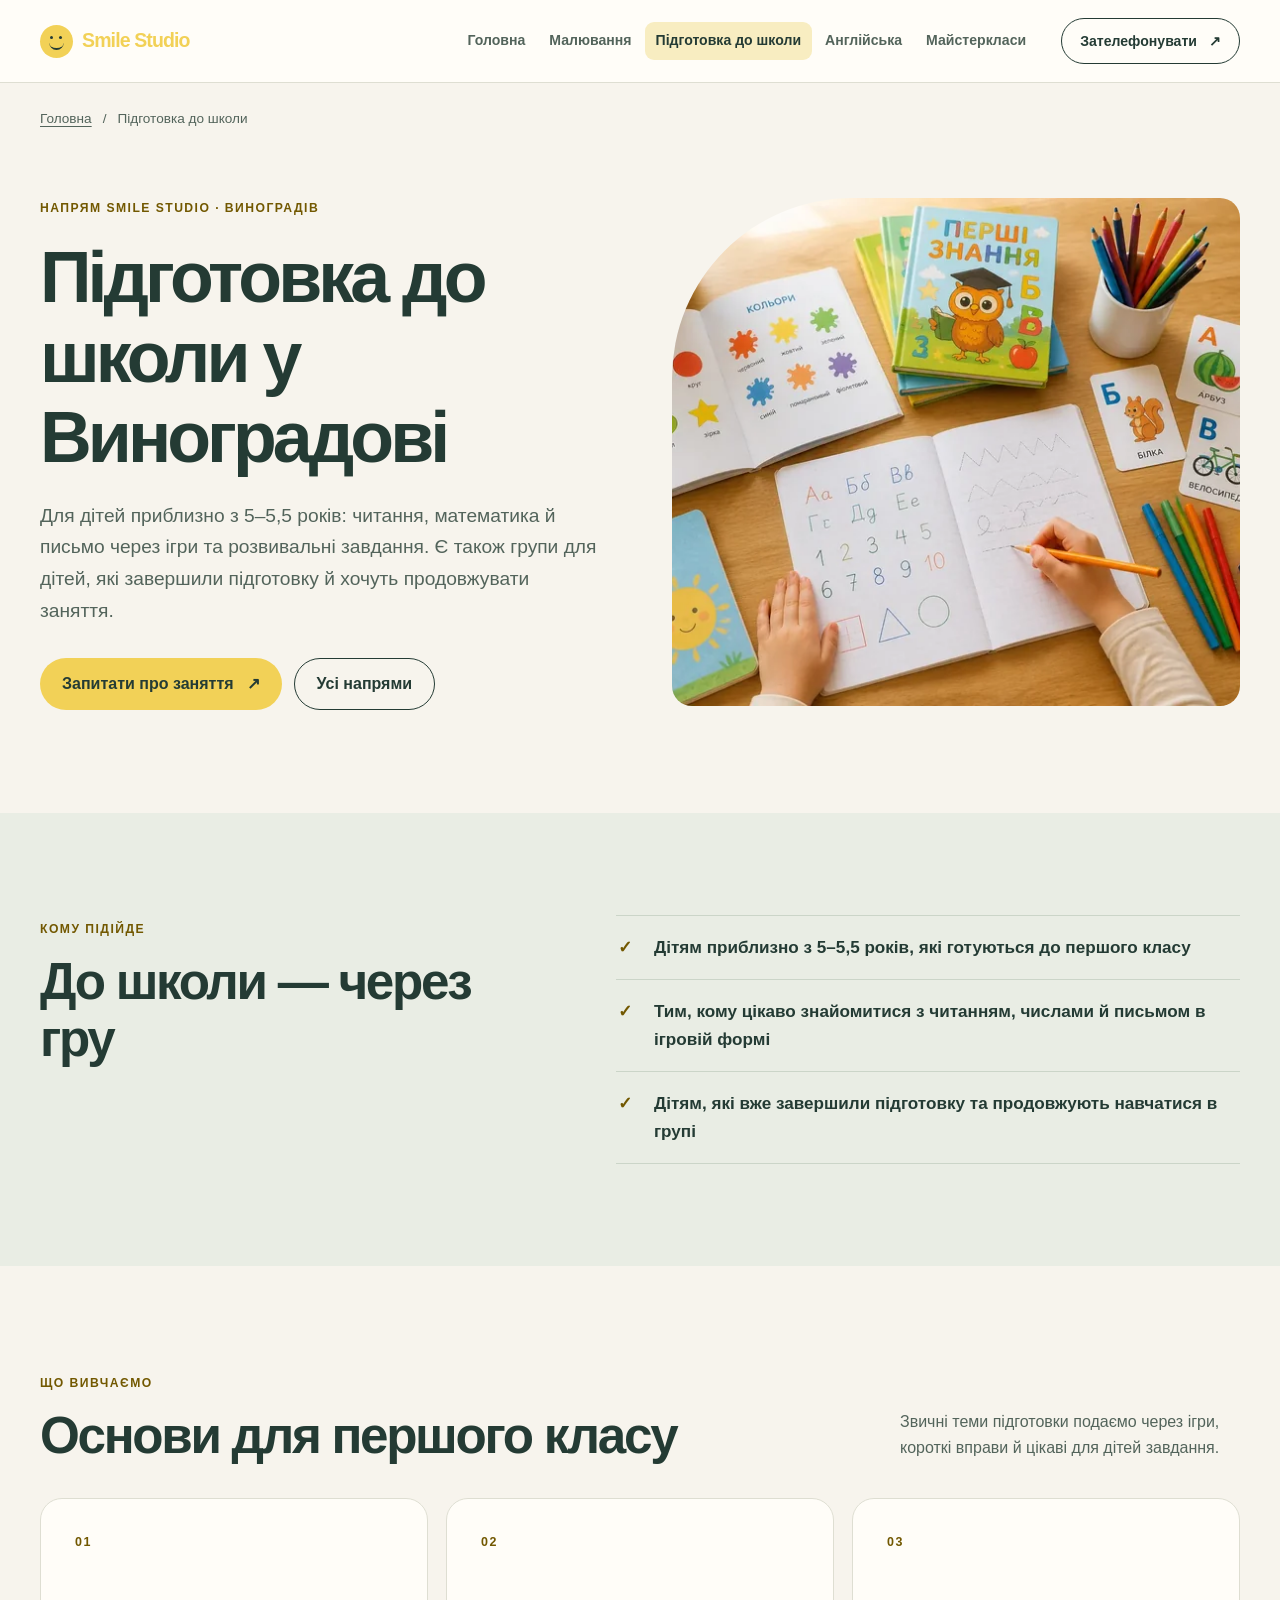
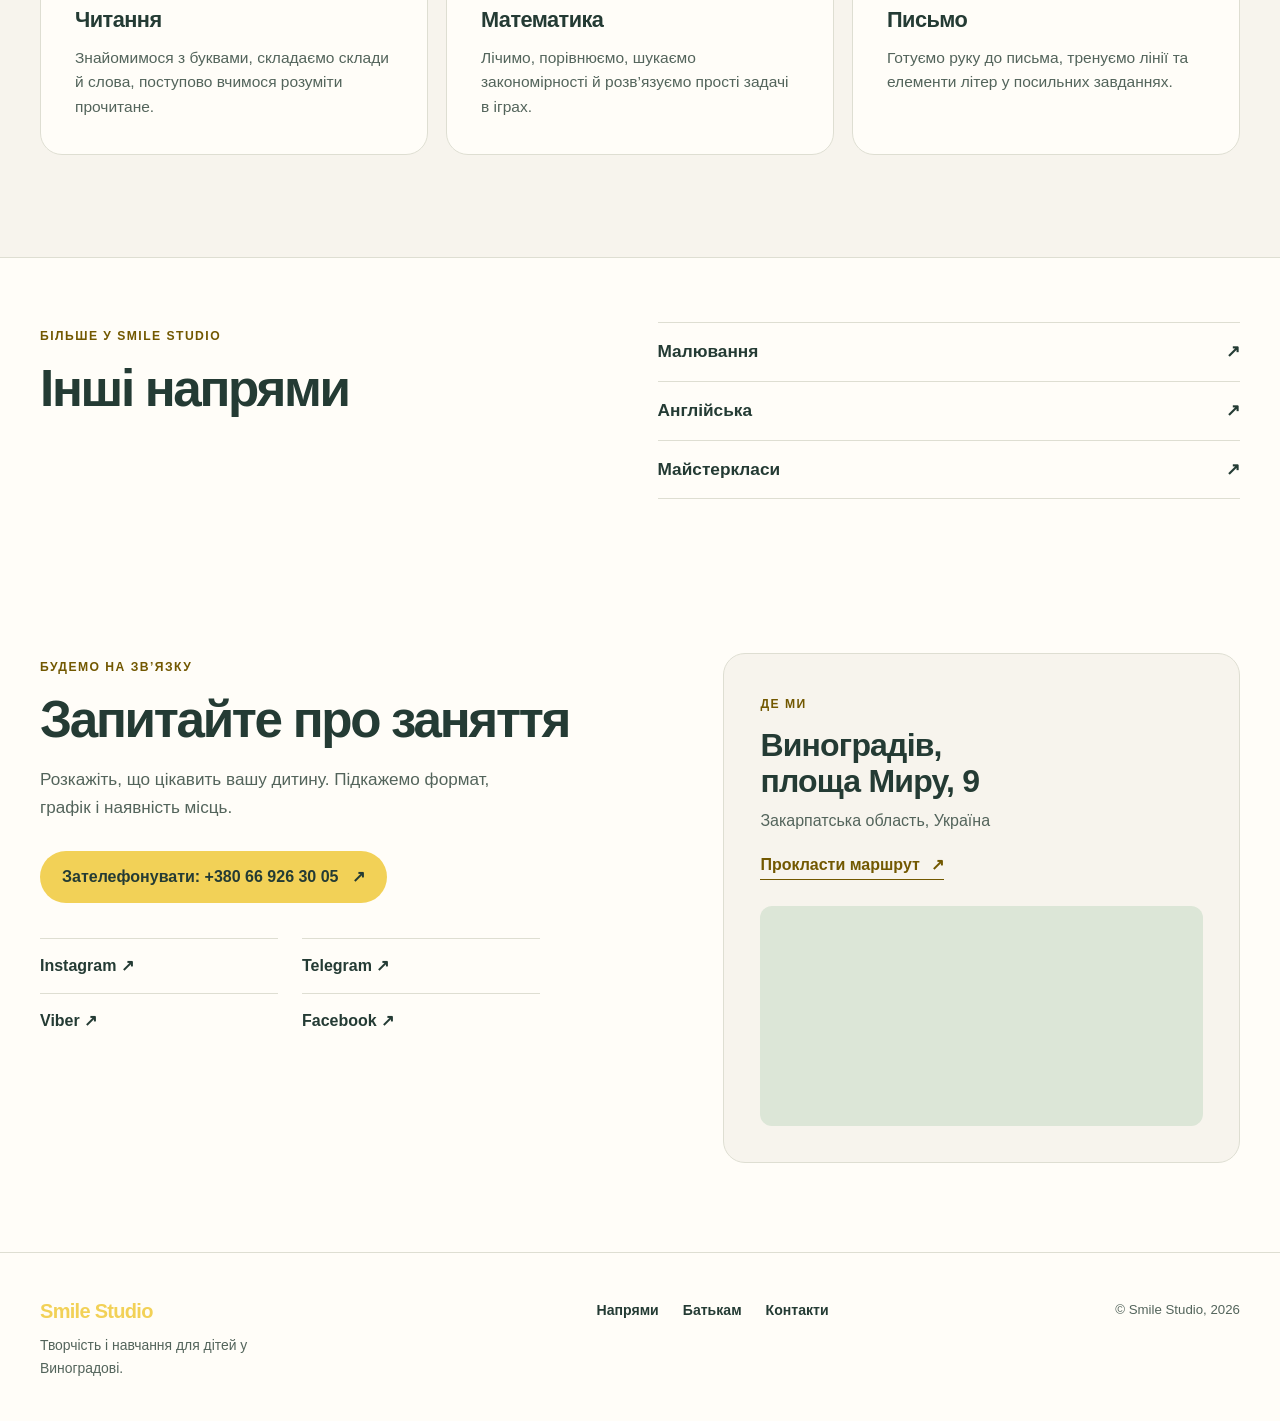
<file: school-prep.html>
<!doctype html>
<html lang="uk">
  <head>
    <meta charset="utf-8">
    <meta name="viewport" content="width=device-width, initial-scale=1">
    <meta name="theme-color" content="#f7f4ed">
    <title>Підготовка до школи у Виноградові | Smile Studio</title>
    <meta name="description" content="Підготовка до школи у Smile Studio у Виноградові: читання, математика й письмо через ігри. Для дітей приблизно з 5–5,5 років.">
    <link rel="canonical" href="https://smilestudiovinogradiv.github.io/school-prep.html">
    <link rel="icon" href="favicon.ico" sizes="any">
    <meta property="og:locale" content="uk_UA">
    <meta property="og:type" content="website">
    <meta property="og:site_name" content="Smile Studio">
    <meta property="og:title" content="Підготовка до школи у Виноградові | Smile Studio">
    <meta property="og:description" content="Підготовка до школи у Smile Studio у Виноградові: читання, математика й письмо через ігри. Для дітей приблизно з 5–5,5 років.">
    <meta property="og:url" content="https://smilestudiovinogradiv.github.io/school-prep.html">
    <meta property="og:image" content="https://smilestudiovinogradiv.github.io/school-prep.webp">
    <meta property="og:image:width" content="1536">
    <meta property="og:image:height" content="1024">
    <meta property="og:image:alt" content="Книжки, картки та зошит для підготовки до школи">
    <meta name="twitter:card" content="summary_large_image">
    <link rel="stylesheet" href="styles.css?v=12">
    <script defer src="script.js?v=6">
    </script>
    <script async src="https://www.googletagmanager.com/gtag/js?id=G-182BC4WJQH">
    </script>
    <script>
      window.dataLayer=window.dataLayer||[];function gtag(){dataLayer.push(arguments)}gtag('js',new Date());gtag('config','G-182BC4WJQH');
    </script>
    <script type="application/ld+json">
      {"@context":"https://schema.org","@type":"Service","@id":"https://smilestudiovinogradiv.github.io/school-prep.html#service","name":"Підготовка до школи","description":"Читання, математика й письмо через ігри для дітей приблизно з 5–5,5 років у Smile Studio у Виноградові.","url":"https://smilestudiovinogradiv.github.io/school-prep.html","provider":{"@type":"EducationalOrganization","@id":"https://smilestudiovinogradiv.github.io/#studio","name":"Smile Studio","url":"https://smilestudiovinogradiv.github.io/"},"areaServed":{"@type":"City","name":"Виноградів"}}
    </script>
    <script type="application/ld+json">
      {"@context":"https://schema.org","@type":"BreadcrumbList","itemListElement":[{"@type":"ListItem","position":1,"name":"Головна","item":"https://smilestudiovinogradiv.github.io/"},{"@type":"ListItem","position":2,"name":"Підготовка до школи","item":"https://smilestudiovinogradiv.github.io/school-prep.html"}]}
    </script>
  </head>
  <body>
    <a class="skip-link" href="#main">Перейти до вмісту</a>
    <header class="site-header">
      <div class="container header-inner">
        <a class="brand" href="./" aria-label="Smile Studio — головна"><span class="brand-mark" aria-hidden="true"></span><span>Smile<span class="brand-accent"> Studio</span></span></a><button class="nav-toggle" type="button" aria-expanded="false" aria-controls="site-nav" aria-label="Відкрити меню"><span></span><span></span><span></span></button>
        <nav class="site-nav" id="site-nav" aria-label="Основна навігація">
          <a href="./">Головна</a><a href="drawing.html">Малювання</a><a href="school-prep.html" aria-current="page">Підготовка до школи</a><a href="english.html">Англійська</a><a href="masterclass.html">Майстеркласи</a><a class="nav-contact" href="./#contacts">Контакти</a>
        </nav>
        <a class="header-cta" href="tel:+380669263005">Зателефонувати <span aria-hidden="true">↗</span></a>
      </div>
    </header>
    <main id="main">
      <nav class="breadcrumbs container" aria-label="Шлях сторінки">
        <a href="./">Головна</a><span aria-hidden="true">/</span><span aria-current="page">Підготовка до школи</span>
      </nav>
      <section class="detail-hero">
        <div class="container detail-hero-grid">
          <div class="detail-hero-copy">
            <span class="eyebrow">Напрям Smile Studio · Виноградів</span>
            <h1>
              Підготовка до школи у Виноградові
            </h1>
            <p class="hero-lead">
              Для дітей приблизно з 5–5,5 років: читання, математика й письмо через ігри та розвивальні завдання. Є також групи для дітей, які завершили підготовку й хочуть продовжувати заняття.
            </p>
            <div class="hero-actions">
              <a class="button button-primary" href="#contacts">Запитати про заняття <span aria-hidden="true">↗</span></a><a class="button button-quiet" href="./#directions">Усі напрями</a>
            </div>
          </div>
          <div class="detail-hero-image">
            <img src="school-prep.webp" srcset="school-prep-768.webp 768w, school-prep.webp 1536w" sizes="(max-width: 700px) calc(100vw - 36px), (max-width: 950px) calc(100vw - 48px), 600px" alt="Ілюстрація: книжки, картки й зошит для підготовки до школи" width="1536" height="1024" fetchpriority="high" decoding="async">
          </div>
        </div>
      </section>
      <section class="section audience-section">
        <div class="container audience-grid">
          <div>
            <span class="eyebrow">Кому підійде</span>
            <h2>
              До школи — через гру
            </h2>
          </div>
          <ul class="audience-list">
            <li>
              Дітям приблизно з 5–5,5 років, які готуються до першого класу
            </li>
            <li>
              Тим, кому цікаво знайомитися з читанням, числами й письмом в ігровій формі
            </li>
            <li>
              Дітям, які вже завершили підготовку та продовжують навчатися в групі
            </li>
          </ul>
        </div>
      </section>
      <section class="section process-section">
        <div class="container">
          <div class="section-head">
            <div>
            <span class="eyebrow">Що вивчаємо</span>
              <h2>
                Основи для першого класу
              </h2>
            </div>
            <p>
              Звичні теми підготовки подаємо через ігри, короткі вправи й цікаві для дітей завдання.
            </p>
          </div>
          <div class="process-grid">
            <article class="process-card">
              <span class="process-index">01</span>
              <h3>
                Читання
              </h3>
              <p>
                Знайомимося з буквами, складаємо склади й слова, поступово вчимося розуміти прочитане.
              </p>
            </article>
            <article class="process-card">
              <span class="process-index">02</span>
              <h3>
                Математика
              </h3>
              <p>
                Лічимо, порівнюємо, шукаємо закономірності й розв’язуємо прості задачі в іграх.
              </p>
            </article>
            <article class="process-card">
              <span class="process-index">03</span>
              <h3>
                Письмо
              </h3>
              <p>
                Готуємо руку до письма, тренуємо лінії та елементи літер у посильних завданнях.
              </p>
            </article>
          </div>
        </div>
      </section>
      <section class="section related-section">
        <div class="container related-inner">
          <div>
            <span class="eyebrow">Більше у Smile Studio</span>
            <h2>
              Інші напрями
            </h2>
          </div>
          <div class="related-links">
            <a href="drawing.html">Малювання <span aria-hidden="true">↗</span></a><a href="english.html">Англійська <span aria-hidden="true">↗</span></a><a href="masterclass.html">Майстеркласи <span aria-hidden="true">↗</span></a>
          </div>
        </div>
      </section>
      <section class="section contact-section" id="contacts">
        <div class="container contact-grid">
          <div class="contact-copy">
            <span class="eyebrow">Будемо на зв’язку</span>
            <h2>
              Запитайте про заняття
            </h2>
            <p>
              Розкажіть, що цікавить вашу дитину. Підкажемо формат, графік і наявність місць.
            </p>
            <a class="button button-primary" href="tel:+380669263005">Зателефонувати: +380 66 926 30 05 <span aria-hidden="true">↗</span></a>
            <div class="social-links" aria-label="Соціальні мережі та месенджери">
              <a href="https://www.instagram.com/smile.studio_vynohradiv/" target="_blank" rel="noopener noreferrer">Instagram ↗</a><a href="https://t.me/anastasia_mykhailova" target="_blank" rel="noopener noreferrer">Telegram ↗</a><a href="viber://chat?number=%2B380669263005">Viber ↗</a><a href="https://www.facebook.com/smile.st.2025/" target="_blank" rel="noopener noreferrer">Facebook ↗</a>
            </div>
          </div>
          <div class="location-card">
            <span class="eyebrow">Де ми</span>
            <h3>
              Виноградів,<br>площа Миру, 9
            </h3>
            <p>
              Закарпатська область, Україна
            </p>
            <a class="text-link" href="https://www.google.com/maps/dir/?api=1&amp;destination=%D0%BF%D0%BB%D0%BE%D1%89%D0%B0%20%D0%9C%D0%B8%D1%80%D1%83%2C%209%2C%20%D0%92%D0%B8%D0%BD%D0%BE%D0%B3%D1%80%D0%B0%D0%B4%D1%96%D0%B2" target="_blank" rel="noopener noreferrer">Прокласти маршрут <span aria-hidden="true">↗</span></a>
            <iframe title="Розташування Smile Studio на карті Google" src="https://www.google.com/maps?q=%D0%BF%D0%BB%D0%BE%D1%89%D0%B0%20%D0%9C%D0%B8%D1%80%D1%83%2C%209%2C%20%D0%92%D0%B8%D0%BD%D0%BE%D0%B3%D1%80%D0%B0%D0%B4%D1%96%D0%B2&amp;z=17&amp;output=embed" loading="lazy" referrerpolicy="no-referrer-when-downgrade">
            </iframe>
          </div>
        </div>
      </section>
    </main>
    <footer class="site-footer">
      <div class="container footer-inner">
        <div>
          <a class="footer-brand" href="./">Smile Studio</a>
          <p>
            Творчість і навчання для дітей у Виноградові.
          </p>
        </div>
        <nav aria-label="Навігація у підвалі">
          <a href="./#directions">Напрями</a><a href="./#about">Батькам</a><a href="./#contacts">Контакти</a>
        </nav>
        <p class="copyright">
          © Smile Studio, 2026
        </p>
      </div>
    </footer>
  </body>
</html>
</file>
<file: styles.css>
:root {
  --paper: #f7f4ed;
  --paper-light: #fffdf8;
  --ink: #243b34;
  --ink-soft: #53645b;
  --line: #deded2;
  --accent: #f2d157;
  --accent-hover: #e7c54b;
  --accent-dark: #725800;
  --sage: #dce6d7;
  --radius: 22px;
  --content: 1200px;
  --section: clamp(4rem, 8vw, 7rem);
}

* { box-sizing: border-box; }
html { scroll-behavior: smooth; scroll-padding-top: 88px; }
body {
  margin: 0;
  background: var(--paper);
  color: var(--ink);
  font-family: "Segoe UI", "Noto Sans", Arial, sans-serif;
  font-size: 16px;
  line-height: 1.6;
}
body.menu-open { overflow: hidden; }
img { display: block; max-width: 100%; }
a { color: inherit; text-decoration: none; }
button { font: inherit; }
h1, h2, h3, p { margin: 0; }
h1, h2, h3 { line-height: 1.12; }
h1 { font-size: clamp(2.55rem, 5.6vw, 5.2rem); letter-spacing: -.055em; font-weight: 750; }
h2 { font-size: clamp(2.05rem, 4vw, 3.65rem); letter-spacing: -.045em; font-weight: 720; }
h3 { font-size: clamp(1.25rem, 1.7vw, 1.55rem); letter-spacing: -.025em; }
p { color: var(--ink-soft); }
:focus-visible { outline: 3px solid var(--accent-dark); outline-offset: 4px; }
.container { width: min(calc(100% - 48px), var(--content)); margin-inline: auto; }
.section { padding-block: var(--section); }
.eyebrow {
  display: inline-block;
  color: var(--accent-dark);
  font-size: .76rem;
  font-weight: 800;
  letter-spacing: .12em;
  text-transform: uppercase;
  line-height: 1.4;
}
.skip-link { position: fixed; z-index: 100; top: 10px; left: 10px; padding: 12px 18px; background: var(--ink); color: white; transform: translateY(-150%); }
.skip-link:focus { transform: translateY(0); }

/* Header */
.site-header { position: relative; z-index: 20; background: var(--paper-light); border-bottom: 1px solid var(--line); }
.header-inner { min-height: 82px; display: flex; align-items: center; gap: 24px; }
.brand { display: inline-flex; flex: 0 0 auto; align-items: center; gap: 9px; color: var(--accent); font-size: 1.22rem; line-height: 1; font-weight: 800; letter-spacing: -.045em; white-space: nowrap; }
.brand-accent { color: inherit; }
.brand-mark { position: relative; display: block; width: 33px; height: 33px; border-radius: 50%; background: var(--accent); transition: transform .35s ease; }
.brand-mark::before { content: ""; position: absolute; top: 11px; left: 10px; width: 3px; height: 3px; border-radius: 50%; background: var(--ink); box-shadow: 9px 0 var(--ink); }
.brand-mark::after { content: ""; position: absolute; bottom: 8px; left: 9px; width: 15px; height: 7px; border-bottom: 2px solid var(--ink); border-radius: 0 0 15px 15px; }
.site-nav { display: flex; align-items: center; justify-content: center; gap: 2px; margin-left: auto; }
.site-nav a { padding: 10px 11px; border-radius: 9px; color: var(--ink-soft); font-size: .88rem; font-weight: 650; line-height: 1.25; transition: background .18s, color .18s; }
.site-nav a:hover, .site-nav a[aria-current="page"] { background: #f8edc1; color: var(--ink); }
.header-cta { display: inline-flex; align-items: center; gap: 12px; padding: 11px 18px; border: 1px solid var(--ink); border-radius: 100px; color: var(--ink); font-size: .88rem; font-weight: 750; white-space: nowrap; transition: background .18s, color .18s; }
.header-cta:hover { background: var(--accent); color: var(--ink); }
.nav-toggle { display: none; }
.nav-contact { display: none; }

/* Buttons and links */
.button { display: inline-flex; align-items: center; justify-content: center; gap: 13px; min-height: 52px; padding: 13px 22px; border-radius: 100px; font-weight: 750; text-align: center; line-height: 1.25; transition: background .18s, transform .18s, color .18s; }
.button:hover { transform: translateY(-2px); }
.button span, .text-link span, .header-cta span, .related-links a span { display: inline-block; transition: transform .25s ease; }
.button:hover span, .text-link:hover span, .header-cta:hover span, .related-links a:hover span { transform: translate(2px, -2px); }
.button-primary { background: var(--accent); color: var(--ink); }
.button-primary:hover { background: var(--accent-hover); }
.button-quiet { border: 1px solid var(--ink); color: var(--ink); }
.button-quiet:hover { background: var(--ink); color: white; }
.text-link { display: inline-flex; align-items: center; gap: 11px; width: fit-content; padding-block: 3px; border-bottom: 1px solid currentColor; color: var(--accent-dark); font-weight: 750; line-height: 1.35; }
.text-link:hover { color: var(--ink); }

/* Home hero */
.home-hero { padding-block: clamp(3rem, 6vw, 6rem); overflow: hidden; }
.hero-grid { display: grid; grid-template-columns: minmax(0, 1fr) minmax(0, .93fr); align-items: center; gap: clamp(32px, 5vw, 80px); }
.hero-copy { max-width: 630px; }
.hero-copy .eyebrow { margin-bottom: 21px; }
.hero-copy h1 em { font-style: normal; color: var(--ink); box-shadow: inset 0 -.16em 0 var(--accent); -webkit-box-decoration-break: clone; box-decoration-break: clone; }
.hero-lead { margin-top: 25px; max-width: 610px; color: var(--ink-soft); font-size: clamp(1.05rem, 1.5vw, 1.22rem); line-height: 1.65; }
.hero-actions { display: flex; flex-wrap: wrap; align-items: center; gap: 12px; margin-top: 32px; }
.hero-location { display: flex; align-items: center; gap: 8px; margin-top: 31px; color: var(--ink); font-size: .91rem; font-weight: 650; }
.hero-location span { color: var(--accent-dark); font-size: 1.25rem; }
.hero-visual { position: relative; width: 100%; min-width: 0; aspect-ratio: 1 / 1.05; overflow: hidden; border-radius: 180px 180px 20px 20px; background: #fff; }
.hero-visual picture, .hero-visual img { display: block; width: 100%; height: 100%; }
.hero-visual img { object-fit: cover; }

/* Services */
.services-section { border-top: 1px solid var(--line); background: var(--paper); }
.section-head { display: flex; align-items: end; justify-content: space-between; gap: 36px; margin-bottom: 34px; }
.section-head .eyebrow, .about-copy .eyebrow, .contact-copy .eyebrow, .location-card .eyebrow, .audience-grid .eyebrow, .related-inner .eyebrow { margin-bottom: 15px; }
.section-head > p { width: 340px; flex: 0 0 auto; padding-bottom: 4px; }
.services-grid { display: grid; grid-template-columns: repeat(4, minmax(0, 1fr)); gap: 18px; }
.service-card { min-width: 0; overflow: hidden; border: 1px solid var(--line); border-radius: var(--radius); background: var(--paper-light); transition: border-color .28s ease, box-shadow .28s ease, transform .28s ease; }
.service-card:focus-within { border-color: var(--accent-dark); }
.service-image { display: block; overflow: hidden; aspect-ratio: 4 / 3; }
.service-image img { width: 100%; height: 100%; object-fit: cover; transition: transform .3s ease; }
.service-body { padding: 24px; }
.service-number { display: block; margin-bottom: 17px; color: var(--accent-dark); font-size: .77rem; font-weight: 800; letter-spacing: .12em; }
.service-body h3 { min-height: 2.25em; margin-bottom: 13px; }
.service-body h3 a:hover { color: var(--accent-dark); }
.service-body p { min-height: 6em; font-size: .94rem; line-height: 1.55; }
.service-body .text-link { margin-top: 19px; font-size: .91rem; }

/* About and conversion */
.about-section { background: #e9ede4; }
.about-grid { display: grid; grid-template-columns: minmax(0, .91fr) minmax(0, 1fr); align-items: center; gap: clamp(40px, 7vw, 105px); }
.about-image img { width: 100%; height: auto; aspect-ratio: .94 / 1; object-fit: cover; border-radius: 20px 180px 20px 20px; }
.about-copy > p { max-width: 570px; margin-top: 20px; font-size: 1.07rem; }
.about-points { display: grid; gap: 0; margin-top: 30px; }
.about-points > div { display: flex; gap: 18px; padding-block: 18px; border-top: 1px solid #cbd5c8; }
.about-points > div:last-child { border-bottom: 1px solid #cbd5c8; }
.point-icon { flex: 0 0 38px; color: var(--accent-dark); font-size: .85rem; font-weight: 800; }
.about-points h3 { margin-bottom: 5px; font-size: 1.13rem; }
.about-points p { font-size: .96rem; }

/* Contact and footer */
.contact-section { padding-block: clamp(64px, 7vw, 96px); background: var(--paper-light); }
.contact-grid { display: grid; grid-template-columns: minmax(0, 1fr) minmax(0, .87fr); gap: clamp(30px, 7vw, 95px); }
.contact-copy > p { max-width: 500px; margin-top: 18px; font-size: 1.07rem; }
.contact-copy > .button { margin-top: 30px; }
.social-links { display: grid; grid-template-columns: repeat(2, minmax(0, 1fr)); gap: 0 24px; max-width: 500px; margin-top: 35px; }
.social-links a { display: flex; justify-content: space-between; padding-block: 14px; border-top: 1px solid var(--line); font-weight: 700; }
.social-links a:hover { color: var(--accent-dark); }
.location-card { min-width: 0; padding: clamp(24px, 3vw, 36px); border: 1px solid var(--line); border-radius: var(--radius); background: var(--paper); }
.location-card h3 { font-size: clamp(1.55rem, 2.5vw, 2.3rem); }
.location-card p { margin-top: 8px; }
.location-card .text-link { margin-block: 18px 26px; }
.location-card iframe { display: block; width: 100%; height: 220px; border: 0; border-radius: 12px; background: var(--sage); }
.site-footer { padding-block: 42px; border-top: 1px solid var(--line); background: var(--paper-light); }
.footer-inner { display: flex; justify-content: space-between; align-items: start; gap: 30px; }
.footer-brand { display: inline-flex; width: fit-content; color: var(--accent); font-size: 1.25rem; font-weight: 800; letter-spacing: -.035em; }
.footer-inner > div p { max-width: 270px; margin-top: 7px; font-size: .87rem; }
.footer-inner nav { display: flex; flex-wrap: wrap; gap: 12px 24px; padding-top: 4px; font-size: .88rem; font-weight: 650; }
.footer-inner nav a:hover { color: var(--accent-dark); }
.copyright { padding-top: 4px; font-size: .83rem; white-space: nowrap; }

/* Service pages */
.breadcrumbs { display: flex; align-items: center; gap: 11px; padding-top: 25px; color: var(--ink-soft); font-size: .85rem; }
.breadcrumbs a { text-decoration: underline; text-underline-offset: 3px; }
.breadcrumbs a:hover { color: var(--accent-dark); }
.detail-hero { padding-block: clamp(38px, 5vw, 72px) clamp(64px, 8vw, 105px); }
.detail-hero-grid { display: grid; grid-template-columns: minmax(0, 1fr) minmax(0, 1fr); align-items: center; gap: clamp(32px, 5vw, 80px); }
.detail-hero-copy .eyebrow { margin-bottom: 20px; }
.detail-hero-copy .hero-lead { margin-top: 22px; }
.detail-hero-image img { width: 100%; height: auto; aspect-ratio: 1.12 / 1; object-fit: cover; border-radius: 180px 20px 20px 20px; }
.audience-section { background: #e9ede4; }
.audience-grid { display: grid; grid-template-columns: .8fr 1fr; gap: clamp(32px, 6vw, 90px); }
.audience-grid h2 { max-width: 480px; }
.audience-list { display: grid; align-content: start; gap: 0; margin: 0; padding: 0; list-style: none; }
.audience-list li { position: relative; padding: 18px 12px 18px 38px; border-top: 1px solid #cbd5c8; color: var(--ink); font-size: 1.07rem; font-weight: 620; }
.audience-list li:last-child { border-bottom: 1px solid #cbd5c8; }
.audience-list li::before { content: "✓"; position: absolute; left: 2px; top: 18px; color: var(--accent-dark); font-weight: 800; }
.process-grid { display: grid; grid-template-columns: repeat(3, minmax(0, 1fr)); gap: 18px; }
.process-card { padding: clamp(24px, 3vw, 34px); border: 1px solid var(--line); border-radius: var(--radius); background: var(--paper-light); }
.process-index { display: block; margin-bottom: 55px; color: var(--accent-dark); font-size: .78rem; font-weight: 800; letter-spacing: .12em; }
.process-card h3 { margin-bottom: 13px; }
.process-card p { font-size: .97rem; }
.related-section { padding-block: clamp(44px, 5vw, 76px); border-top: 1px solid var(--line); background: var(--paper-light); }
.related-inner { display: grid; grid-template-columns: 1fr 1fr; gap: 35px; }
.related-links { display: grid; align-content: center; }
.related-links a { display: flex; justify-content: space-between; align-items: center; gap: 20px; padding-block: 15px; border-top: 1px solid var(--line); color: var(--ink); font-size: 1.08rem; font-weight: 700; }
.related-links a:last-child { border-bottom: 1px solid var(--line); }
.related-links a:hover { color: var(--accent-dark); }

/* Restrained entrance and scroll motion */
@keyframes arrive {
  from { opacity: .55; transform: translateY(14px); }
  to { opacity: 1; transform: translateY(0); }
}
.hero-copy, .detail-hero-copy { animation: arrive .65s cubic-bezier(.2,.7,.2,1) both; }
.hero-visual, .detail-hero-image { animation: arrive .8s cubic-bezier(.2,.7,.2,1) .08s both; }
.reveal { opacity: .88; transform: translateY(12px); transition: opacity .5s ease, transform .5s cubic-bezier(.2,.7,.2,1); }
.reveal.is-visible { opacity: 1; transform: translateY(0); }

@media (hover: hover) and (pointer: fine) {
  .brand:hover .brand-mark { transform: rotate(-9deg); }
  .service-card:hover { transform: translateY(-4px); border-color: #ddc56b; box-shadow: 0 14px 28px rgba(36,59,52,.08); }
  .service-card:hover .service-image img { transform: scale(1.035); }
}

@media (max-width: 1100px) {
  .site-nav a { padding-inline: 7px; font-size: .81rem; }
  .header-inner { gap: 14px; }
  .header-cta { padding-inline: 12px; }
  .services-grid { grid-template-columns: repeat(2, minmax(0, 1fr)); }
  .service-body p { min-height: 0; }
}

@media (max-width: 950px) {
  .header-inner { min-height: 72px; justify-content: space-between; }
  .header-cta { display: none; }
  .js .nav-toggle { display: flex; flex-direction: column; align-items: center; justify-content: center; gap: 5px; width: 48px; height: 48px; padding: 0; border: 1px solid var(--line); border-radius: 13px; background: var(--paper-light); cursor: pointer; }
  .nav-toggle span { width: 20px; height: 2px; border-radius: 2px; background: var(--ink); transition: transform .2s, opacity .2s; }
  .menu-open .nav-toggle span:first-child { transform: translateY(7px) rotate(45deg); }
  .menu-open .nav-toggle span:nth-child(2) { opacity: 0; }
  .menu-open .nav-toggle span:last-child { transform: translateY(-7px) rotate(-45deg); }
  .site-nav { position: absolute; top: 100%; left: 0; right: 0; flex-direction: column; align-items: stretch; gap: 2px; max-height: calc(100dvh - 72px); overflow-y: auto; margin: 0; padding: 14px 24px 24px; border-bottom: 1px solid var(--line); background: var(--paper-light); box-shadow: 0 14px 24px rgba(36,59,52,.1); }
  .js .site-nav { display: none; }
  .js .menu-open .site-nav { display: flex; }
  .site-nav a { padding: 13px 12px; font-size: 1rem; }
  .nav-contact { display: block; }
  .hero-grid, .detail-hero-grid { grid-template-columns: 1fr; gap: 32px; }
  .hero-visual { width: min(100%, 400px); aspect-ratio: 1; margin-inline: auto; }
  .detail-hero-image img { aspect-ratio: 1.55 / 1; }
  .about-grid { grid-template-columns: 1fr; }
  .about-image { display: none; }
  .contact-grid { gap: 35px; }
  .footer-inner { flex-wrap: wrap; }
}

@media (max-width: 700px) {
  :root { --section: 60px; }
  .container { width: min(calc(100% - 36px), var(--content)); }
  .home-hero { padding-block: 40px 42px; }
  .services-section { padding-top: 52px; }
  .services-section .section-head > p { display: none; }
  .contact-grid, .audience-grid, .related-inner { grid-template-columns: 1fr; }
  .hero-copy .eyebrow { margin-bottom: 14px; }
  .hero-lead { margin-top: 18px; }
  .hero-actions { margin-top: 24px; }
  .hero-location { margin-top: 22px; }
  .section-head { display: block; margin-bottom: 25px; }
  .section-head > p { width: auto; max-width: 550px; margin-top: 15px; }
  .contact-grid { gap: 42px; }
  .contact-copy h2 { max-width: 320px; }
  .detail-hero { padding-block: 34px 60px; }
  .detail-hero-image img { aspect-ratio: 1.3 / 1; border-radius: 100px 18px 18px 18px; }
  .process-grid { grid-template-columns: 1fr; gap: 0; }
  .process-card { display: grid; grid-template-columns: 38px minmax(0, 1fr); gap: 6px 10px; padding: 22px 0; border: 0; border-top: 1px solid var(--line); border-radius: 0; background: transparent; }
  .process-card:last-child { border-bottom: 1px solid var(--line); }
  .process-index { grid-row: 1 / span 2; margin: 3px 0 0; }
  .process-card h3 { margin: 0; }
  .process-card p { grid-column: 2; }
  .related-inner { gap: 20px; }
  .related-section { padding-bottom: 32px; }
}

@media (max-width: 480px) {
  .hero-visual { width: min(100%, 300px); }
  h1 { font-size: clamp(2.35rem, 11.3vw, 3.35rem); }
  h2 { font-size: clamp(2rem, 9vw, 2.8rem); }
  .services-grid { grid-template-columns: 1fr; gap: 15px; }
  .service-image { aspect-ratio: 1.5 / 1; }
  .service-body { padding: 21px; }
  .service-body h3 { min-height: 0; }
  .hero-actions { align-items: stretch; flex-direction: column; }
  .hero-actions .button { width: 100%; }
  .contact-copy > .button { width: 100%; font-size: .91rem; }
  .social-links { gap: 0 16px; }
  .footer-inner { flex-direction: column; gap: 22px; }
  .copyright { padding: 0; }
}

@media (max-width: 360px) {
  .container { width: min(calc(100% - 28px), var(--content)); }
  .brand { font-size: 1.1rem; }
  .button { padding-inline: 15px; }
  .social-links { grid-template-columns: 1fr; }
}

@media (prefers-reduced-motion: reduce) {
  html { scroll-behavior: auto; }
  .reveal { opacity: 1; transform: none; }
  *, *::before, *::after { scroll-behavior: auto !important; animation-duration: .01ms !important; transition-duration: .01ms !important; }
}
</file>
